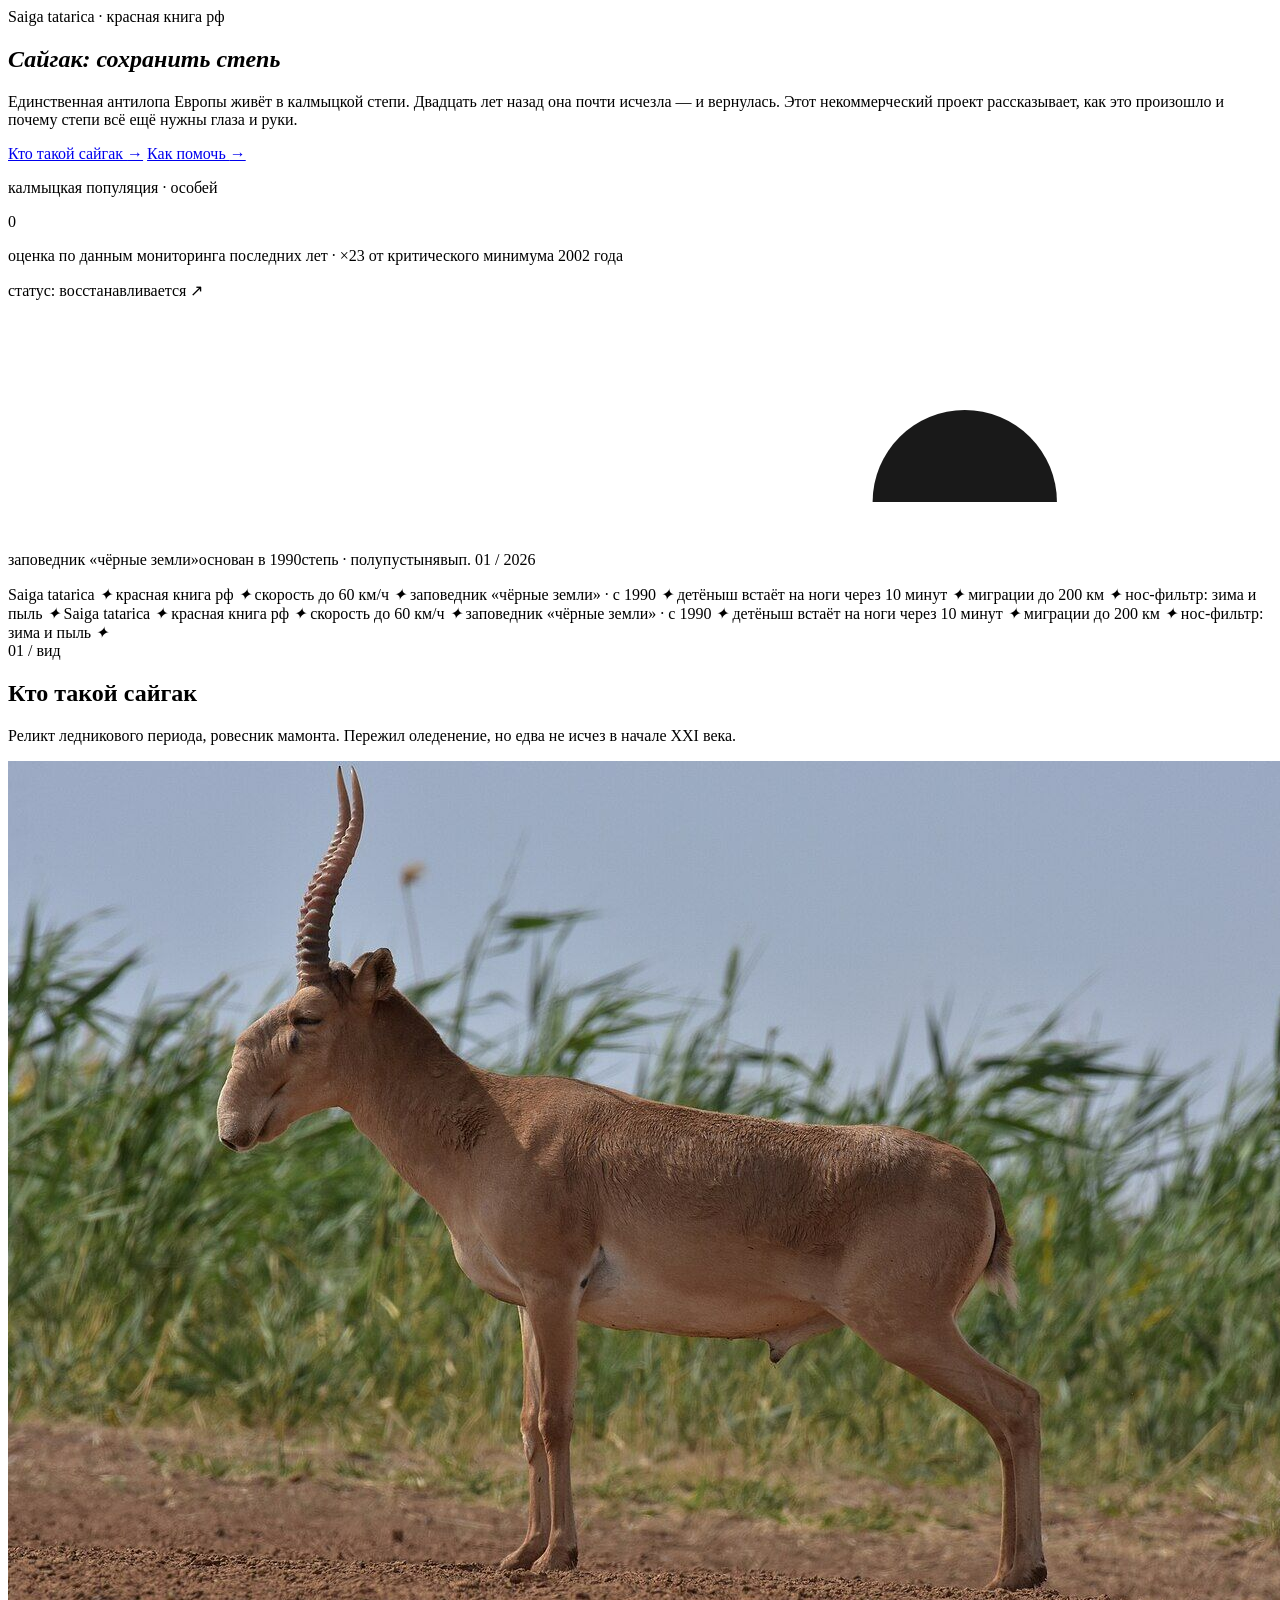
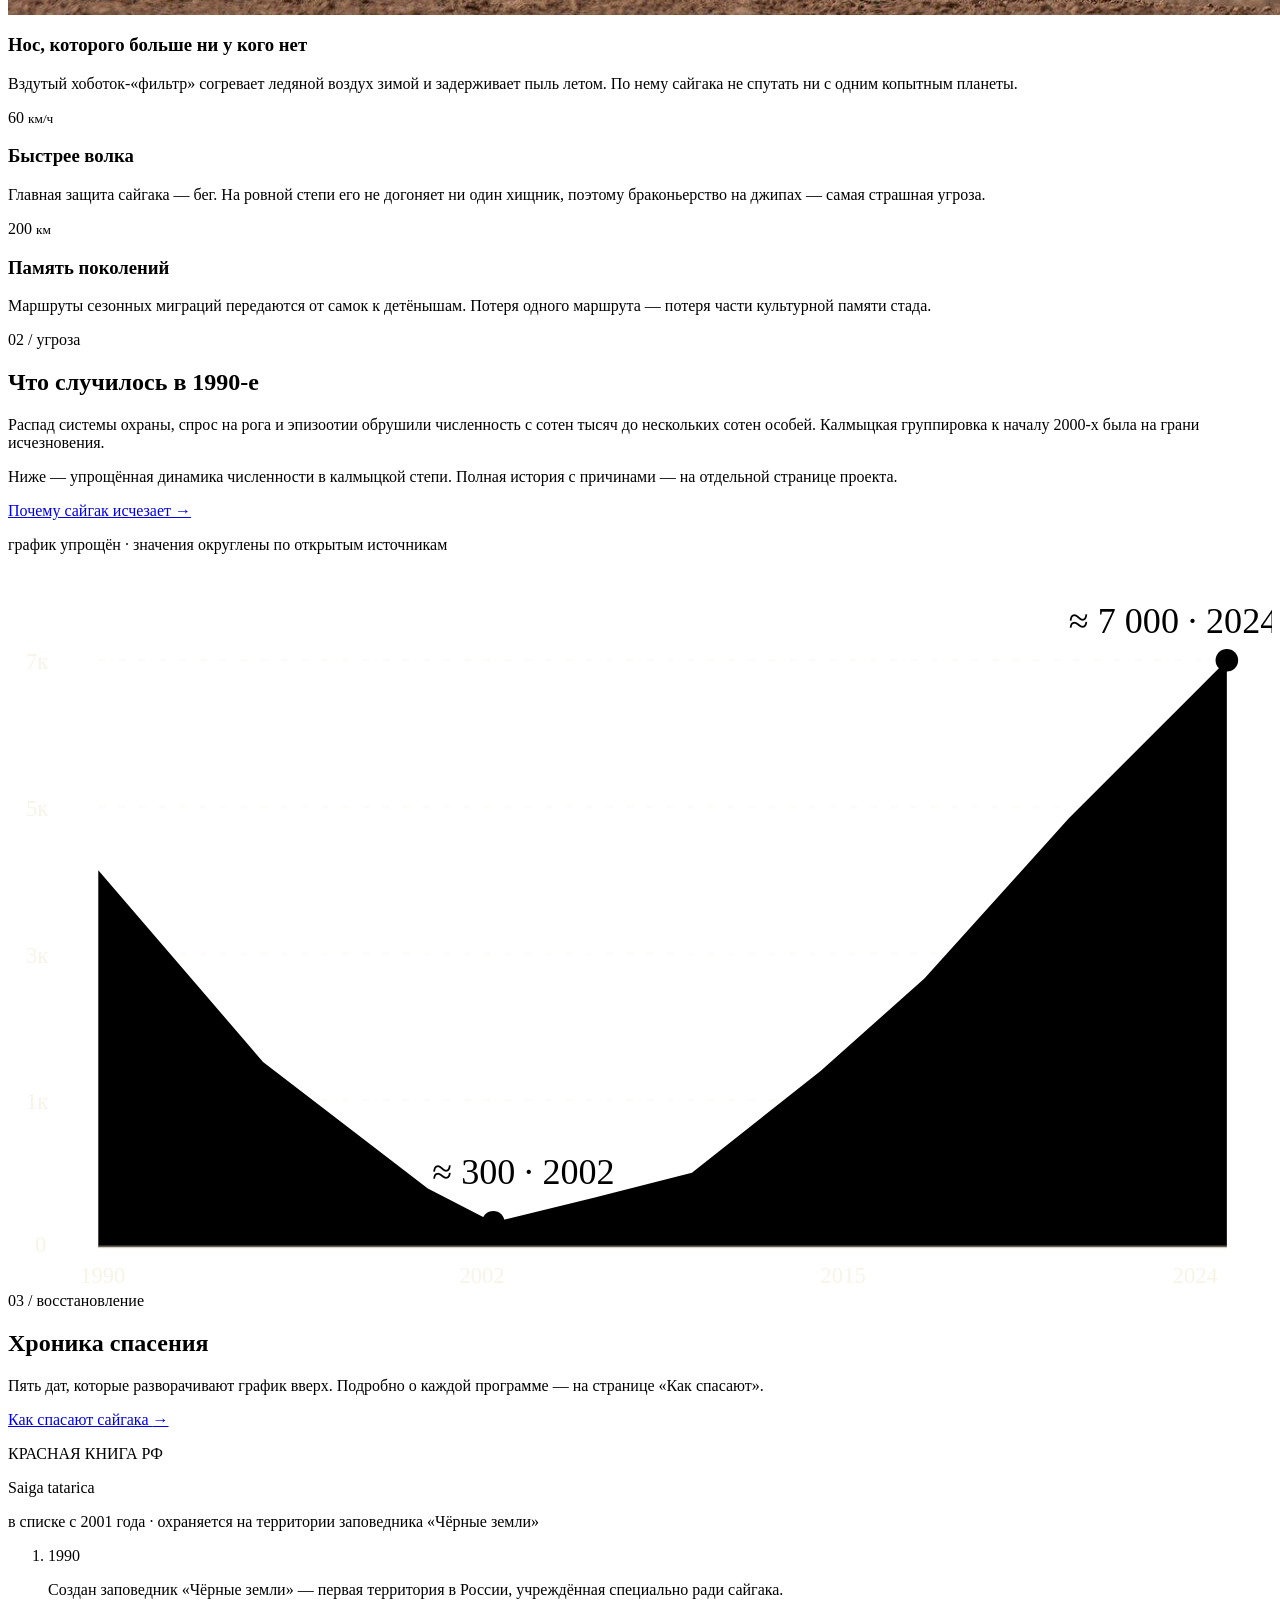
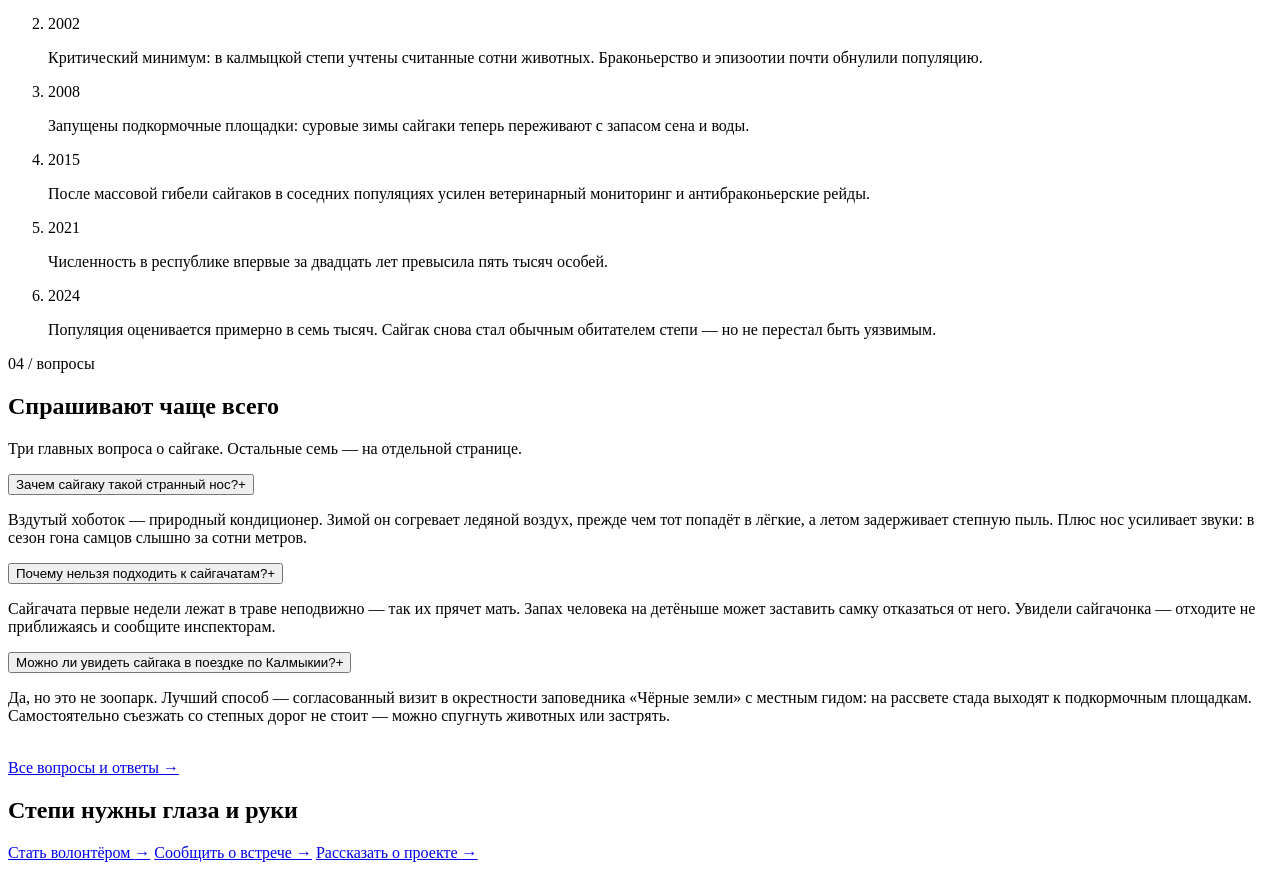
<file: site/index.html>
<!--#set var="PAGE" value="index" -->
<!--#set var="TITLE" value="Сайгак: сохранить степь — полевой проект, Республика Калмыкия" -->
<!--#set var="DESC" value="Некоммерческий просветительский проект о сохранении сайгака и калмыцкой степи. Заповедник «Чёрные земли», вопросы и ответы, как помочь." -->
<!--#set var="NOINDEX" value="true" -->
<!--#set var="ISSUE" value="01" -->
<!--#set var="PAGE_PATH" value="/" -->
<!--#include virtual="/partials/head.html" -->
<body>

<!--#include virtual="/partials/saiga-symbol.html" -->
<div class="noise" aria-hidden="true"></div>
<!--#include virtual="/partials/statusbar.html" -->
<!--#include virtual="/partials/header-nav.html" -->
<!--#include virtual="/partials/disclaimer.html" -->

<!-- ══ открытие: степь на закате ══ -->
<section class="opening" data-top100-block="hero">
  <div class="wrap open-grid">
    <div class="open-text">
      <p class="kicker mono rv">Saiga tatarica · красная книга рф</p>
      <h1 class="lm">
        <span class="ln"><i>Сайгак:</i></span>
        <span class="ln"><i>сохранить</i></span>
        <span class="ln"><i class="acc">степь</i></span>
      </h1>
      <p class="lede rv d3">Единственная антилопа Европы живёт в калмыцкой степи. Двадцать лет назад она почти исчезла — и вернулась. Этот некоммерческий проект рассказывает, как это произошло и почему степи всё ещё нужны глаза и руки.</p>
      <div class="open-cta rv d4">
        <a class="btn red" href="saiga.html" data-track="cta_about_saiga">Кто такой сайгак <span class="a">→</span></a>
        <a class="btn" href="help.html" data-track="cta_help_open">Как помочь <span class="a">→</span></a>
      </div>
    </div>
    <aside class="counter-card rv d2" aria-label="Численность популяции">
      <p class="cc-top mono">калмыцкая популяция · особей</p>
      <p class="cc-num"><span id="popCounter">0</span></p>
      <p class="cc-note mono">оценка по данным мониторинга последних лет · <span class="cc-up">×23</span> от критического минимума 2002 года</p>
      <p class="cc-tag mono">статус: восстанавливается ↗</p>
    </aside>
  </div>

  <!-- горизонт степи -->
  <div class="horizon" aria-hidden="true">
    <svg viewBox="0 0 1440 250" preserveAspectRatio="xMidYMax slice">
      <defs><clipPath id="above"><rect x="0" y="0" width="1440" height="212"/></clipPath></defs>
      <circle cx="1090" cy="212" r="105" fill="var(--red)" opacity=".9" clip-path="url(#above)"/>
      <line x1="0" y1="212" x2="1440" y2="212" stroke="var(--ink)" stroke-width="1.5"/>
      <g stroke="var(--ink)" stroke-width="2" stroke-linecap="round" opacity=".8">
        <path d="M120 212 l3 -11 M128 212 l2 -7 M300 212 l3 -9 M307 212 l2 -6 M620 212 l3 -10 M1240 212 l3 -9 M1247 212 l2 -6 M1390 212 l3 -8"/>
      </g>
      <g class="herd" fill="var(--ink)">
        <use href="#saiga" width="126" height="81" transform="translate(180 132)"/>
        <use href="#saiga" width="92" height="59" transform="translate(360 154)"/>
        <use href="#saiga" width="150" height="96" transform="translate(520 117)"/>
        <use href="#saiga" width="70" height="45" transform="translate(740 168)" opacity=".55"/>
        <use href="#saiga" width="56" height="36" transform="translate(860 177)" opacity=".4"/>
      </g>
    </svg>
  </div>
  <div class="wrap"><p class="ticks mono"><span>заповедник «чёрные земли»</span><span class="hide-s">основан в 1990</span><span class="hide-s">степь · полупустыня</span><span>вып. 01 / 2026</span></p></div>
</section>

<!-- ══ бегущая строка ══ -->
<div class="marq" aria-hidden="true">
  <div class="marq-track">
    <span>Saiga tatarica <em>✦</em> красная книга рф <em>✦</em> скорость до 60 км/ч <em>✦</em> заповедник «чёрные земли» · с 1990 <em>✦</em> детёныш встаёт на ноги через 10 минут <em>✦</em> миграции до 200 км <em>✦</em> нос-фильтр: зима и пыль <em>✦</em> </span>
    <span>Saiga tatarica <em>✦</em> красная книга рф <em>✦</em> скорость до 60 км/ч <em>✦</em> заповедник «чёрные земли» · с 1990 <em>✦</em> детёныш встаёт на ноги через 10 минут <em>✦</em> миграции до 200 км <em>✦</em> нос-фильтр: зима и пыль <em>✦</em> </span>
  </div>
</div>

<!-- ══ 01 / вид ══ -->
<section class="sec" id="who">
  <div class="wrap">
    <div class="shead">
      <span class="sindex mono">01 / вид</span>
      <h2 class="rv">Кто такой сайгак</h2>
      <p class="snote">Реликт ледникового периода, ровесник мамонта. Пережил оледенение, но едва не исчез в начале XXI века.</p>
    </div>
    <div class="who-grid">
      <article class="who-big rv">
        <div class="kb"><img src="img/saiga-nose-portrait.jpg" width="1280" height="854" alt="Сайгак в профиль в калмыцкой степи" decoding="async"></div>
        <div class="who-cap">
          <h3>Нос, которого больше ни у кого нет</h3>
          <p>Вздутый хоботок-«фильтр» согревает ледяной воздух зимой и задерживает пыль летом. По нему сайгака не спутать ни с одним копытным планеты.</p>
        </div>
      </article>
      <article class="who-card rv d1">
        <p class="wc-num">60 <small>км/ч</small></p>
        <h3>Быстрее волка</h3>
        <p>Главная защита сайгака — бег. На ровной степи его не догоняет ни один хищник, поэтому браконьерство на джипах — самая страшная угроза.</p>
      </article>
      <article class="who-card rv d2">
        <p class="wc-num">200 <small>км</small></p>
        <h3>Память поколений</h3>
        <p>Маршруты сезонных миграций передаются от самок к детёнышам. Потеря одного маршрута — потеря части культурной памяти стада.</p>
      </article>
    </div>
  </div>
</section>

<!-- ══ 02 / что случилось ══ -->
<section class="sec dark" id="what">
  <div class="wrap dark-grid">
    <div class="dark-text">
      <span class="sindex mono">02 / угроза</span>
      <h2 class="rv">Что случилось в 1990-е</h2>
      <p class="rv d1">Распад системы охраны, спрос на рога и эпизоотии обрушили численность с сотен тысяч до нескольких сотен особей. Калмыцкая группировка к началу 2000-х была на грани исчезновения.</p>
      <p class="rv d2">Ниже — упрощённая динамика численности в калмыцкой степи. Полная история с причинами — на отдельной странице проекта.</p>
      <a class="btn light rv d3" href="decline.html" data-track="cta_decline_open">Почему сайгак исчезает <span class="a">→</span></a>
      <p class="src mono">график упрощён · значения округлены по открытым источникам</p>
    </div>
    <div class="chart-wrap rv">
      <svg class="chart" viewBox="0 0 560 320" role="img" aria-label="Динамика численности сайгака: 1990 — около 4500 особей, 2002 — около 300, 2024 — около 7000">
        <g class="grid" stroke="rgba(242,233,212,.14)" stroke-dasharray="3 6">
          <line x1="40" y1="40"  x2="540" y2="40"/>
          <line x1="40" y1="105" x2="540" y2="105"/>
          <line x1="40" y1="170" x2="540" y2="170"/>
          <line x1="40" y1="235" x2="540" y2="235"/>
        </g>
        <g class="ylab mono" fill="rgba(242,233,212,.55)" font-size="10">
          <text x="8" y="44">7к</text><text x="8" y="109">5к</text><text x="8" y="174">3к</text><text x="8" y="239">1к</text><text x="12" y="302">0</text>
        </g>
        <path class="area" d="M40 133 L113 218 L186 274 L215 289 L260 278 L303 267 L360 222 L406 181 L470 110 L540 40 L540 300 L40 300 Z"/>
        <polyline class="poly" fill="none" points="40,133 113,218 186,274 215,289 260,278 303,267 360,222 406,181 470,110 540,40"/>
        <g class="pt pt-red">
          <circle cx="215" cy="289" r="5"/>
          <text x="188" y="272">≈ 300 · 2002</text>
        </g>
        <g class="pt pt-now">
          <circle cx="540" cy="40" r="5"/>
          <text x="470" y="28">≈ 7 000 · 2024</text>
        </g>
        <line x1="40" y1="300" x2="540" y2="300" stroke="rgba(242,233,212,.4)" stroke-width="1.5"/>
        <g class="xlab mono" fill="rgba(242,233,212,.55)" font-size="10">
          <text x="32" y="316">1990</text><text x="200" y="316">2002</text><text x="360" y="316">2015</text><text x="516" y="316">2024</text>
        </g>
      </svg>
    </div>
  </div>
</section>

<!-- ══ 03 / хроника спасения ══ -->
<section class="sec" id="timeline">
  <div class="wrap tl-grid">
    <div class="tl-left">
      <div class="sticky">
        <span class="sindex mono">03 / восстановление</span>
        <h2 class="rv">Хроника спасения</h2>
        <p class="rv d1">Пять дат, которые разворачивают график вверх. Подробно о каждой программе — на странице «Как спасают».</p>
        <a class="btn rv d2" href="rescue.html" data-track="cta_rescue_open">Как спасают сайгака <span class="a">→</span></a>
        <div class="redbook rv d3" role="note">
          <p class="rb-t">КРАСНАЯ КНИГА РФ</p>
          <p class="rb-s">Saiga tatarica</p>
          <p class="rb-n">в списке с 2001 года · охраняется на территории заповедника «Чёрные земли»</p>
        </div>
      </div>
    </div>
    <ol class="tl-right">
      <li class="tl-item rv"><span class="tl-y">1990</span><p>Создан заповедник «Чёрные земли» — первая территория в России, учреждённая специально ради сайгака.</p></li>
      <li class="tl-item rv"><span class="tl-y">2002</span><p>Критический минимум: в калмыцкой степи учтены считанные сотни животных. Браконьерство и эпизоотии почти обнулили популяцию.</p></li>
      <li class="tl-item rv"><span class="tl-y">2008</span><p>Запущены подкормочные площадки: суровые зимы сайгаки теперь переживают с запасом сена и воды.</p></li>
      <li class="tl-item rv"><span class="tl-y">2015</span><p>После массовой гибели сайгаков в соседних популяциях усилен ветеринарный мониторинг и антибраконьерские рейды.</p></li>
      <li class="tl-item rv"><span class="tl-y">2021</span><p>Численность в республике впервые за двадцать лет превысила пять тысяч особей.</p></li>
      <li class="tl-item rv"><span class="tl-y">2024</span><p>Популяция оценивается примерно в семь тысяч. Сайгак снова стал обычным обитателем степи — но не перестал быть уязвимым.</p></li>
    </ol>
  </div>
</section>

<!-- ══ 04 / вопросы ══ -->
<section class="sec paper2" id="faq-teaser">
  <div class="wrap">
    <div class="shead">
      <span class="sindex mono">04 / вопросы</span>
      <h2 class="rv">Спрашивают чаще всего</h2>
      <p class="snote">Три главных вопроса о сайгаке. Остальные семь — на отдельной странице.</p>
    </div>
    <div class="faq rv">
      <div class="faq-item" data-q="nose">
        <button class="faq-q" type="button">Зачем сайгаку такой странный нос?<span class="pm">+</span></button>
        <div class="faq-a"><div><p>Вздутый хоботок — природный кондиционер. Зимой он согревает ледяной воздух, прежде чем тот попадёт в лёгкие, а летом задерживает степную пыль. Плюс нос усиливает звуки: в сезон гона самцов слышно за сотни метров.</p></div></div>
      </div>
      <div class="faq-item" data-q="calves">
        <button class="faq-q" type="button">Почему нельзя подходить к сайгачатам?<span class="pm">+</span></button>
        <div class="faq-a"><div><p>Сайгачата первые недели лежат в траве неподвижно — так их прячет мать. Запах человека на детёныше может заставить самку отказаться от него. Увидели сайгачонка — отходите не приближаясь и сообщите инспекторам.</p></div></div>
      </div>
      <div class="faq-item" data-q="see">
        <button class="faq-q" type="button">Можно ли увидеть сайгака в поездке по Калмыкии?<span class="pm">+</span></button>
        <div class="faq-a"><div><p>Да, но это не зоопарк. Лучший способ — согласованный визит в окрестности заповедника «Чёрные земли» с местным гидом: на рассвете стада выходят к подкормочным площадкам. Самостоятельно съезжать со степных дорог не стоит — можно спугнуть животных или застрять.</p></div></div>
      </div>
    </div>
    <div class="open-cta rv d1" style="margin-top:34px">
      <a class="btn" href="faq.html" data-track="cta_faq_all">Все вопросы и ответы <span class="a">→</span></a>
    </div>
  </div>
</section>

<!-- ══ CTA ══ -->
<section class="cta-band">
  <div class="wrap cta-in">
    <h2 class="rv">Степи нужны глаза и руки</h2>
    <div class="cta-actions rv d1">
      <a class="cta-a" href="help.html#volunteer" data-track="cta_volunteer">Стать волонтёром <span class="a">→</span></a>
      <a class="cta-a" href="help.html#sighting" data-track="cta_sighting">Сообщить о встрече <span class="a">→</span></a>
      <a class="cta-a" href="help.html#share" data-track="cta_share">Рассказать о проекте <span class="a">→</span></a>
    </div>
  </div>
</section>

<!--#include virtual="/partials/footer.html" -->
<!--#include virtual="/partials/analytics.html" -->
<script>
const io = new IntersectionObserver(function (entries) {
  entries.forEach(function (en) {
    if (!en.isIntersecting) return;
    en.target.classList.add('in');
    if (en.target.classList.contains('chart-wrap')) drawChart();
    io.unobserve(en.target);
  });
}, { threshold: .18 });
document.querySelectorAll('.rv,.lm,.chart-wrap').forEach(el => io.observe(el));

(function () {
  const el = document.getElementById('popCounter'), target = 7000;
  if (RM) { el.textContent = '7 000'; return; }
  let t0 = null;
  function step(ts) {
    if (!t0) t0 = ts;
    const p = Math.min((ts - t0) / 2200, 1);
    const eased = 1 - Math.pow(1 - p, 3);
    el.textContent = Math.round(target * eased).toLocaleString('ru-RU');
    if (p < 1) requestAnimationFrame(step);
  }
  requestAnimationFrame(step);
})();

let drawn = false;
function drawChart() {
  if (drawn) return; drawn = true;
  const poly = document.querySelector('.chart .poly');
  if (!poly) return;
  const len = poly.getTotalLength ? poly.getTotalLength() : 900;
  poly.style.strokeDasharray = len;
  poly.style.strokeDashoffset = RM ? 0 : len;
  poly.getBoundingClientRect();
  requestAnimationFrame(() => {
    poly.style.transition = RM ? 'none' : 'stroke-dashoffset 2.2s cubic-bezier(.4,0,.2,1) .2s';
    poly.style.strokeDashoffset = 0;
  });
}

document.querySelectorAll('.faq-q').forEach(function (btn) {
  btn.addEventListener('click', function () {
    const item = btn.closest('.faq-item');
    const wasOpen = item.classList.contains('open');
    item.parentElement.querySelectorAll('.faq-item.open').forEach(i => i.classList.remove('open'));
    if (!wasOpen) {
      item.classList.add('open');
      track('faq_open', { q: item.dataset.q });
    }
  });
});
</script>
</body>
</html>
</file>
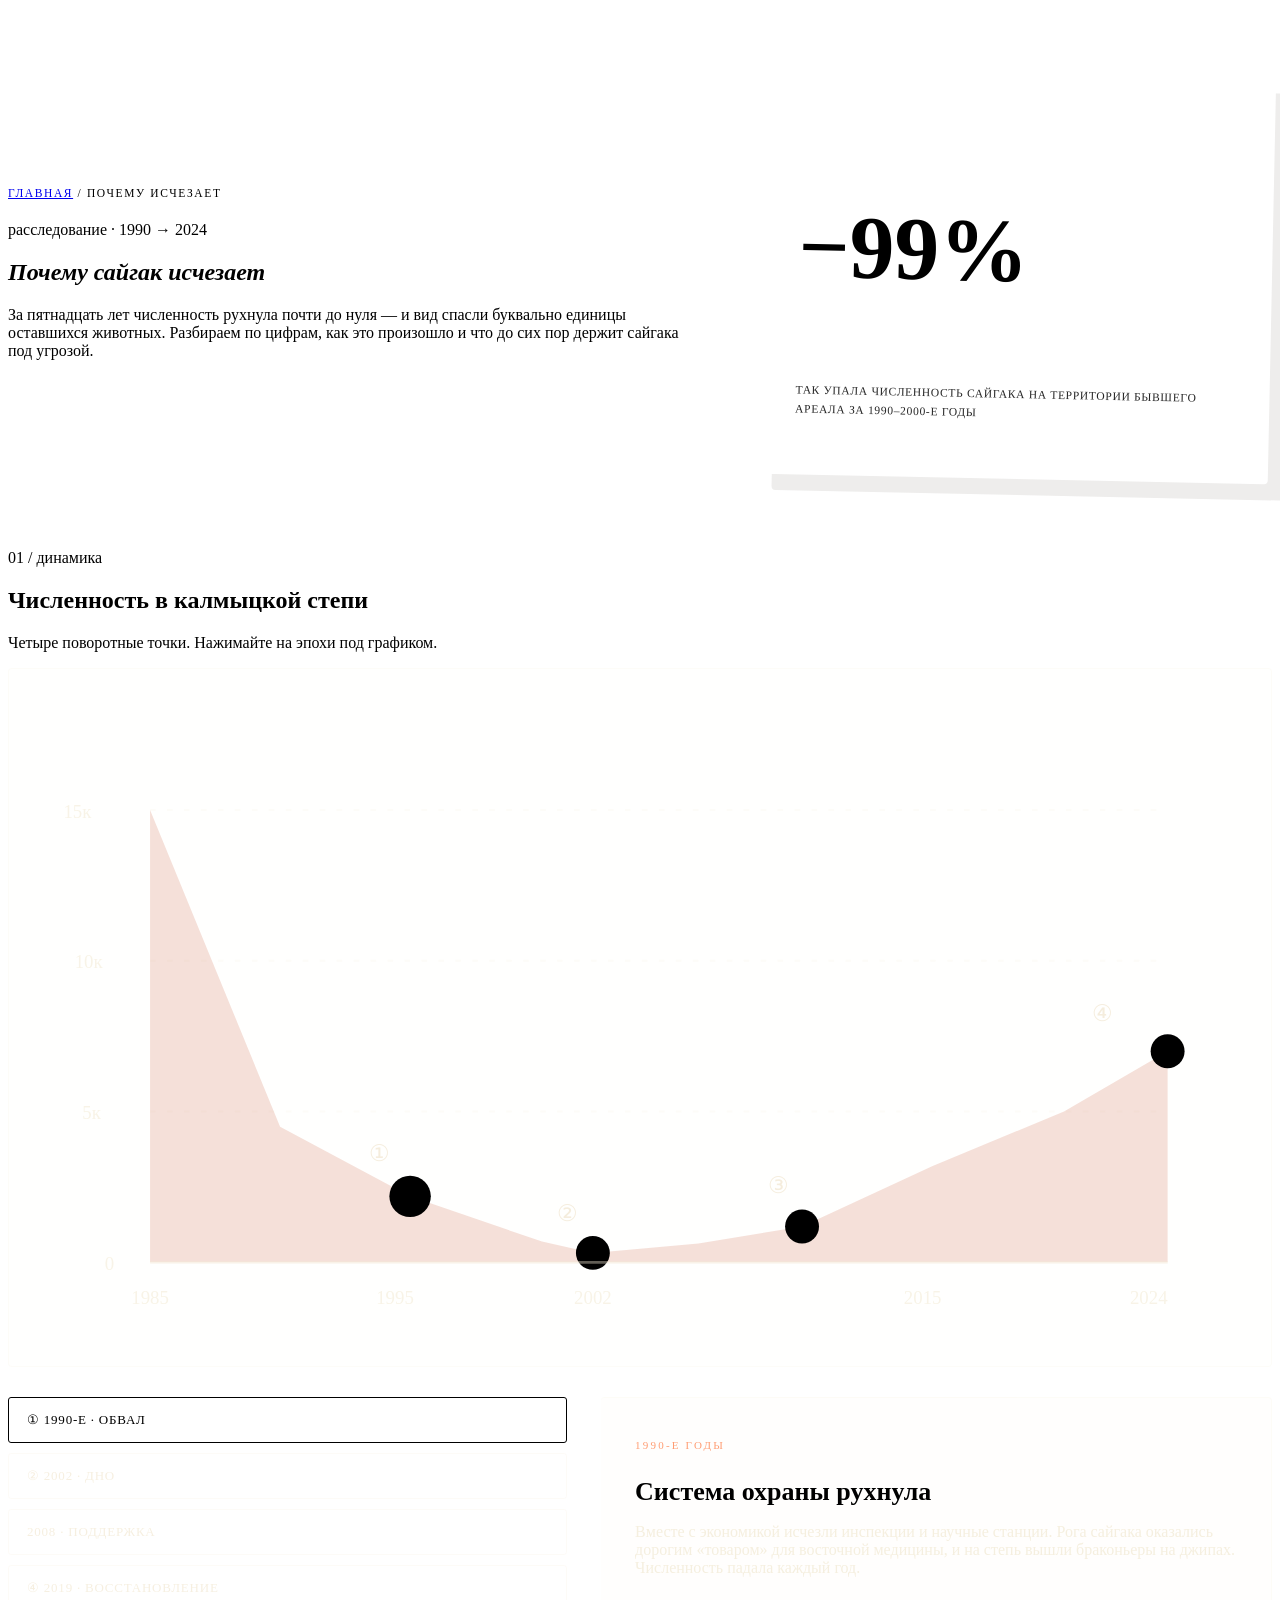
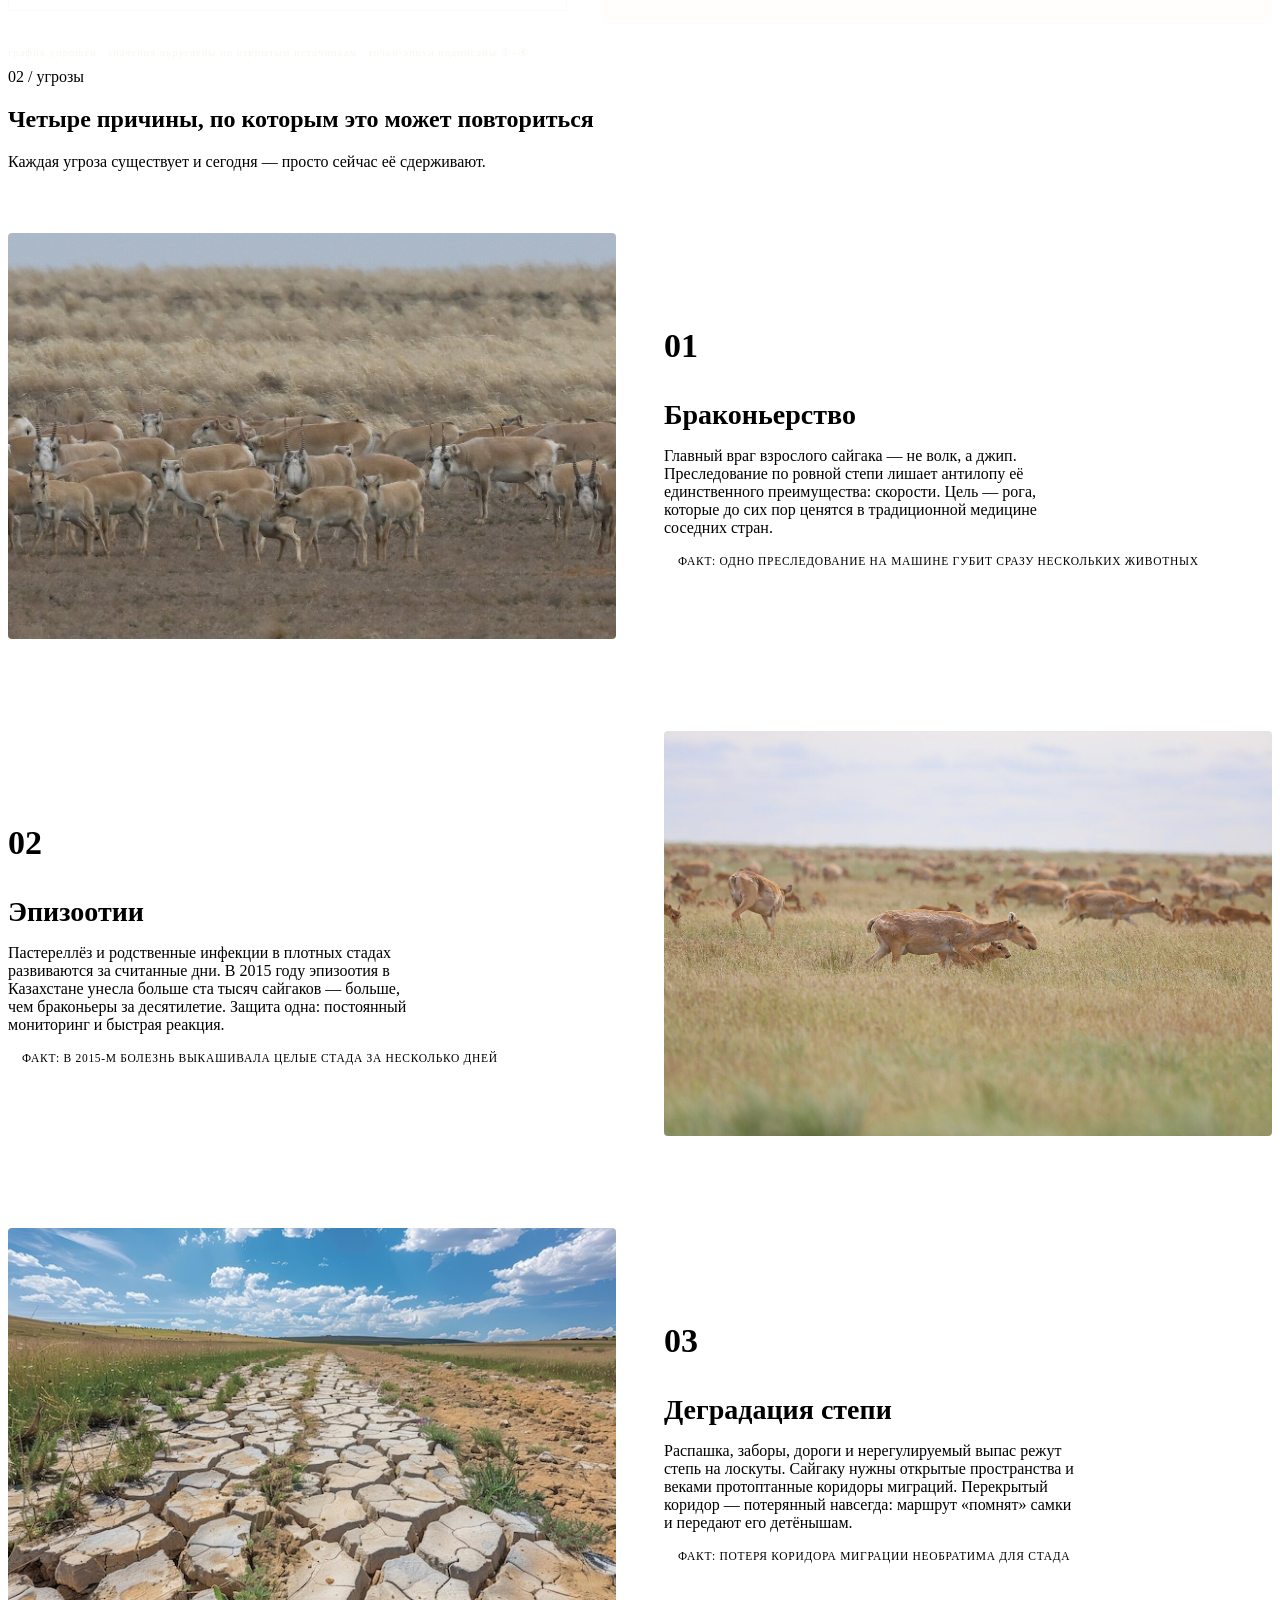
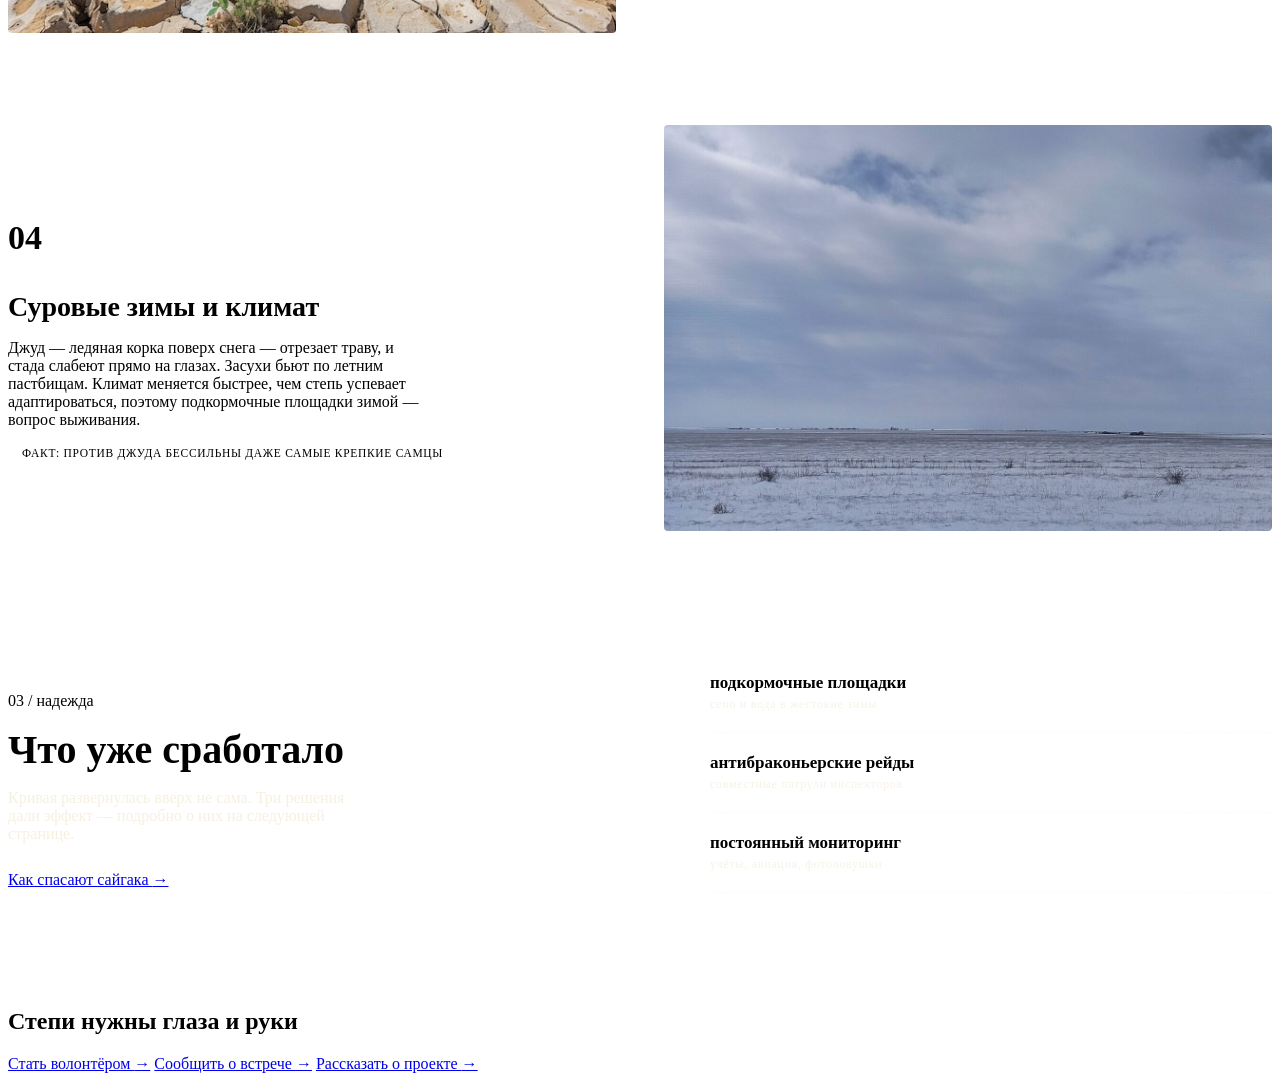
<file: site/decline.html>
<!--#set var="PAGE" value="decline" -->
<!--#set var="TITLE" value="Почему сайгак исчезает | Сайгак: сохранить степь" -->
<!--#set var="DESC" value="Как сайгак едва не исчез: динамика численности, четыре главные угрозы — браконьерство, эпизоотии, деградация степи, суровые зимы." -->
<!--#set var="NOINDEX" value="true" -->
<!--#set var="ISSUE" value="03" -->
<!--#set var="STATUS_TEXT" value="вып. 03 · расследование" -->
<!--#set var="PAGE_PATH" value="/decline.html" -->
<!--#include virtual="/partials/head.html" -->
<body>

<!--#include virtual="/partials/saiga-symbol.html" -->
<div class="noise" aria-hidden="true"></div>
<!--#include virtual="/partials/statusbar.html" -->
<!--#include virtual="/partials/header-nav.html" -->
<!--#include virtual="/partials/disclaimer.html" -->

<main>

<!-- ══ открытие ══ -->
<section class="pg-open">
  <div class="wrap po-grid">
    <div>
      <p class="crumbs mono rv"><a href="index.html">главная</a> / почему исчезает</p>
      <p class="kicker mono rv">расследование · 1990 → 2024</p>
      <h1 class="lm">
        <span class="ln"><i>Почему</i></span>
        <span class="ln"><i>сайгак</i></span>
        <span class="ln"><i class="acc">исчезает</i></span>
      </h1>
      <p class="lede rv d2">За пятнадцать лет численность рухнула почти до нуля — и вид спасли буквально единицы оставшихся животных. Разбираем по цифрам, как это произошло и что до сих пор держит сайгака под угрозой.</p>
    </div>
    <aside class="loss rv d1" aria-label="Падение численности">
      <p class="loss-num">−99%</p>
      <p class="loss-cap mono">так упала численность сайгака на территории бывшего ареала за 1990–2000-е годы</p>
    </aside>
  </div>
</section>

<!-- ══ большой график ══ -->
<section class="sec dark" id="chart">
  <div class="wrap">
    <div class="shead">
      <span class="sindex mono">01 / динамика</span>
      <h2 class="rv">Численность в калмыцкой степи</h2>
      <p class="snote">Четыре поворотные точки. Нажимайте на эпохи под графиком.</p>
    </div>
    <div class="bchart-wrap rv">
      <svg class="bchart" viewBox="0 0 640 340" role="img" aria-label="График численности сайгака в Калмыкии, 1985–2024 годы">
        <g class="grid" stroke="rgba(242,233,212,.14)" stroke-dasharray="3 6">
          <line x1="60" y1="60"  x2="600" y2="60"/>
          <line x1="60" y1="140" x2="600" y2="140"/>
          <line x1="60" y1="220" x2="600" y2="220"/>
        </g>
        <g class="ylab mono" fill="rgba(242,233,212,.55)" font-size="10">
          <text x="14" y="64">15к</text><text x="20" y="144">10к</text><text x="24" y="224">5к</text><text x="36" y="304">0</text>
        </g>
        <path class="area" d="M60 60 L129 228 L198 265 L268 289 L295 295 L351 290 L406 281 L475 249 L545 220 L600 188 L600 300 L60 300 Z"/>
        <polyline class="poly" fill="none" points="60,60 129,228 198,265 268,289 295,295 351,290 406,281 475,249 545,220 600,188"/>
        <g class="mark" data-era="a"><circle cx="198" cy="265" r="9"/><text x="176" y="246">①</text></g>
        <g class="mark" data-era="b"><circle cx="295" cy="295" r="9"/><text x="276" y="278">②</text></g>
        <g class="mark" data-era="c"><circle cx="406" cy="281" r="9"/><text x="388" y="263">③</text></g>
        <g class="mark" data-era="d"><circle cx="600" cy="188" r="9"/><text x="560" y="172">④</text></g>
        <line x1="60" y1="300" x2="600" y2="300" stroke="rgba(242,233,212,.4)" stroke-width="1.5"/>
        <g class="xlab mono" fill="rgba(242,233,212,.55)" font-size="10">
          <text x="50" y="322">1985</text><text x="180" y="322">1995</text><text x="285" y="322">2002</text><text x="460" y="322">2015</text><text x="580" y="322">2024</text>
        </g>
      </svg>
    </div>
    <div class="era-grid rv d1">
      <div class="era-tabs" role="tablist" aria-label="Эпохи">
        <button class="era active" data-era="a" type="button">① 1990-е · обвал</button>
        <button class="era" data-era="b" type="button">② 2002 · дно</button>
        <button class="era" data-era="c" type="button"> 2008 · поддержка</button>
        <button class="era" data-era="d" type="button">④ 2019 · восстановление</button>
      </div>
      <div class="era-panel" aria-live="polite">
        <div id="era-body">
          <p class="era-y mono">1990-е годы</p>
          <h3 id="era-title">Система охраны рухнула</h3>
          <p id="era-text">Вместе с экономикой исчезли инспекции и научные станции. Рога сайгака оказались дорогим «товаром» для восточной медицины, и на степь вышли браконьеры на джипах. Численность падала каждый год.</p>
        </div>
      </div>
    </div>
    <p class="src mono">график упрощён · значения округлены по открытым источникам · точки-эпохи подписаны ①–④</p>
  </div>
</section>

<!-- ═ четыре угрозы ══ -->
<section class="sec" id="threats">
  <div class="wrap">
    <div class="shead">
      <span class="sindex mono">02 / угрозы</span>
      <h2 class="rv">Четыре причины, по которым это может повториться</h2>
      <p class="snote">Каждая угроза существует и сегодня — просто сейчас её сдерживают.</p>
    </div>

    <article class="threat rv">
      <div class="img"><img src="img/saiga-herd-steppe.jpg" width="1280" height="965" alt="Стадо сайгаков в степи" loading="lazy" decoding="async"></div>
      <div class="txt">
        <p class="t-n">01</p>
        <h3>Браконьерство</h3>
        <p>Главный враг взрослого сайгака — не волк, а джип. Преследование по ровной степи лишает антилопу её единственного преимущества: скорости. Цель — рога, которые до сих пор ценятся в традиционной медицине соседних стран.</p>
        <p class="fact mono">факт: одно преследование на машине губит сразу нескольких животных</p>
      </div>
    </article>

    <article class="threat rev rv">
      <div class="img"><img src="img/saiga-dense-herd.jpg" width="1280" height="853" alt="Плотное стадо сайгаков в степи (фото: AleksandrPutilin, CC BY-SA 4.0)" loading="lazy" decoding="async"></div>
      <div class="txt">
        <p class="t-n">02</p>
        <h3>Эпизоотии</h3>
        <p>Пастереллёз и родственные инфекции в плотных стадах развиваются за считанные дни. В 2015 году эпизоотия в Казахстане унесла больше ста тысяч сайгаков — больше, чем браконьеры за десятилетие. Защита одна: постоянный мониторинг и быстрая реакция.</p>
        <p class="fact mono">факт: в 2015-м болезнь выкашивала целые стада за несколько дней</p>
      </div>
    </article>

    <article class="threat rv">
      <div class="img"><img src="img/plowed-steppe-road.jpg" width="626" height="471" alt="Распаханная степь и дорога" loading="lazy" decoding="async"></div>
      <div class="txt">
        <p class="t-n">03</p>
        <h3>Деградация степи</h3>
        <p>Распашка, заборы, дороги и нерегулируемый выпас режут степь на лоскуты. Сайгаку нужны открытые пространства и веками протоптанные коридоры миграций. Перекрытый коридор — потерянный навсегда: маршрут «помнят» самки и передают его детёнышам.</p>
        <p class="fact mono">факт: потеря коридора миграции необратима для стада</p>
      </div>
    </article>

    <article class="threat rev rv">
      <div class="img"><img src="img/kalmykia-harsh-winter.jpg" width="1280" height="853" alt="Суровая зима в калмыцкой степи" loading="lazy" decoding="async"></div>
      <div class="txt">
        <p class="t-n">04</p>
        <h3>Суровые зимы и климат</h3>
        <p>Джуд — ледяная корка поверх снега — отрезает траву, и стада слабеют прямо на глазах. Засухи бьют по летним пастбищам. Климат меняется быстрее, чем степь успевает адаптироваться, поэтому подкормочные площадки зимой — вопрос выживания.</p>
        <p class="fact mono">факт: против джуда бессильны даже самые крепкие самцы</p>
      </div>
    </article>
  </div>
</section>

<!-- ══ что уже сработало ══ -->
<section class="worked">
  <div class="wrap w-grid">
    <div class="rv">
      <p class="sindex mono">03 / надежда</p>
      <h2>Что уже сработало</h2>
      <p class="w-note">Кривая развернулась вверх не сама. Три решения дали эффект — подробно о них на следующей странице.</p>
      <a class="btn light rv d2" href="rescue.html" data-track="cta_rescue_open">Как спасают сайгака <span class="a">→</span></a>
    </div>
    <ul class="w-list rv d1">
      <li><b>подкормочные площадки</b><span>сено и вода в жестокие зимы</span></li>
      <li><b>антибраконьерские рейды</b><span>совместные патрули инспекторов</span></li>
      <li><b>постоянный мониторинг</b><span>учёты, авиация, фотоловушки</span></li>
    </ul>
  </div>
</section>

<!-- ══ CTA ══ -->
<section class="cta-band">
  <div class="wrap cta-in">
    <h2 class="rv">Степи нужны глаза и руки</h2>
    <div class="cta-actions rv d1">
      <a class="cta-a" href="help.html#volunteer" data-track="cta_volunteer">Стать волонтёром <span class="a">→</span></a>
      <a class="cta-a" href="help.html#sighting" data-track="cta_sighting">Сообщить о встрече <span class="a">→</span></a>
      <a class="cta-a" href="help.html#share" data-track="cta_share">Рассказать о проекте <span class="a">→</span></a>
    </div>
  </div>
</section>

</main>

<!--#include virtual="/partials/footer.html" -->
<!--#include virtual="/partials/analytics.html" -->
<style>
/* ── страница «Почему исчезает» ───────────────────────── */
.pg-open{padding:64px 0 70px;border-bottom:1px solid var(--line)}
.po-grid{display:grid;grid-template-columns:1.15fr .85fr;gap:60px;align-items:center}
.crumbs{font-size:11.5px;letter-spacing:.14em;text-transform:uppercase;color:var(--ink-soft);margin-bottom:22px}
.crumbs a{border-bottom:1px solid var(--red);transition:.2s}
.crumbs a:hover{color:var(--red)}

/* −99% */
.loss{background:var(--red);color:var(--cream);border-radius:4px;padding:44px 38px;box-shadow:16px 16px 0 rgba(37,31,22,.08);transform:rotate(1.2deg)}
.loss-num{font-family:var(--disp);font-weight:900;font-size:clamp(64px,7vw,110px);line-height:1}
.loss-cap{margin-top:16px;font-size:11.5px;line-height:1.7;letter-spacing:.06em;text-transform:uppercase;opacity:.85}

/* большой график */
.bchart-wrap{background:rgba(242,233,212,.04);border:1px solid rgba(242,233,212,.14);border-radius:4px;padding:28px}
.bchart{width:100%;height:auto;display:block}
.bchart .area{fill:rgba(194,64,29,.16)}
.bchart .poly{stroke:var(--cream);stroke-width:2.5;stroke-linejoin:round;stroke-linecap:round}
.bchart .mark circle{fill:var(--dusk);stroke:var(--cream);stroke-width:2;transition:.25s}
.bchart .mark text{font-family:var(--mono);font-size:12px;fill:rgba(242,233,212,.8)}
.bchart .mark.active circle{fill:var(--red);stroke:var(--red);r:11}
.src{font-size:10.5px;letter-spacing:.1em;color:rgba(242,233,212,.42)!important;margin-top:22px}

/* эпохи */
.era-grid{display:grid;grid-template-columns:1fr 1.2fr;gap:34px;margin-top:30px;align-items:start}
.era-tabs{display:flex;flex-direction:column;gap:10px}
.era{font-family:var(--mono);font-size:13px;letter-spacing:.06em;text-transform:uppercase;text-align:left;padding:14px 18px;border:1px solid rgba(242,233,212,.2);background:transparent;color:rgba(242,233,212,.72);border-radius:3px;transition:.25s;cursor:pointer}
.era:hover{border-color:var(--cream);color:var(--cream)}
.era.active{background:var(--red);border-color:var(--red);color:var(--cream)}
.era-panel{background:rgba(242,233,212,.05);border:1px solid rgba(242,233,212,.16);border-left:4px solid var(--red);border-radius:4px;padding:30px 34px}
.era-y{font-size:11px;letter-spacing:.2em;text-transform:uppercase;color:#ff9c72;margin-bottom:10px}
.era-panel h3{font-family:var(--disp);font-weight:700;font-size:clamp(19px,2.4vw,26px);margin-bottom:12px}
.era-panel p:last-child{color:rgba(242,233,212,.75)}
#era-body{animation:eraIn .4s ease}
@keyframes eraIn{from{opacity:0;transform:translateY(8px)}to{opacity:1;transform:none}}

/* угрозы */
.threat{display:grid;grid-template-columns:1fr 1fr;gap:48px;align-items:center;padding:46px 0;border-bottom:1px dashed var(--line)}
.threat:last-of-type{border-bottom:0}
.threat .img{overflow:hidden;border-radius:4px;aspect-ratio:3/2;border:1px solid var(--line);background:var(--paper2)}
.threat .img img{width:100%;height:100%;object-fit:cover;transition:transform .8s cubic-bezier(.2,.7,.2,1)}
.threat:hover .img img{transform:scale(1.06)}
.threat.rev .img{order:2}
.t-n{font-family:var(--disp);font-weight:900;font-size:34px;color:var(--red)}
.threat h3{font-family:var(--disp);font-weight:700;font-size:clamp(20px,2.6vw,28px);margin:10px 0 14px}
.threat .txt p:not(.fact){color:var(--ink-soft);max-width:52ch}
.fact{margin-top:18px;font-size:11.5px;letter-spacing:.06em;text-transform:uppercase;color:var(--red);border-left:3px solid var(--red);padding-left:14px}

/* что сработало */
.worked{background:var(--dusk);color:var(--cream);padding:80px 0}
.w-grid{display:grid;grid-template-columns:1fr 1fr;gap:60px;align-items:center}
.worked h2{font-family:var(--disp);font-weight:700;font-size:clamp(26px,3.4vw,40px);margin:16px 0 16px}
.w-note{color:rgba(242,233,212,.7);max-width:44ch;margin-bottom:28px}
.w-list{list-style:none;display:flex;flex-direction:column;gap:0}
.w-list li{display:flex;flex-direction:column;gap:4px;padding:20px 0;border-bottom:1px dashed rgba(242,233,212,.22)}
.w-list li:first-child{padding-top:0}
.w-list b{font-family:var(--disp);font-weight:700;font-size:17px}
.w-list span{font-family:var(--mono);font-size:12px;letter-spacing:.06em;color:rgba(242,233,212,.6)}

@media (max-width:960px){
  .po-grid,.era-grid,.w-grid{grid-template-columns:1fr;gap:40px}
  .threat{grid-template-columns:1fr;gap:26px}
  .threat.rev .img{order:0}
  .era-tabs{flex-direction:row;flex-wrap:wrap}
}
</style>
<script>
/* график: прорисовка линии при появлении */
(function () {
  const wrap = document.querySelector('.bchart-wrap');
  if (!wrap) return;
  const poly = wrap.querySelector('.poly');
  const fio = new IntersectionObserver(function (es) {
    es.forEach(function (en) {
      if (!en.isIntersecting) return;
      const len = poly.getTotalLength ? poly.getTotalLength() : 1400;
      poly.style.strokeDasharray = len;
      poly.style.strokeDashoffset = RM ? 0 : len;
      poly.getBoundingClientRect();
      requestAnimationFrame(() => {
        poly.style.transition = RM ? 'none' : 'stroke-dashoffset 2.4s cubic-bezier(.4,0,.2,1) .2s';
        poly.style.strokeDashoffset = 0;
      });
      fio.unobserve(en.target);
    });
  }, { threshold: .3 });
  fio.observe(wrap);
})();

/* эпохи: синхронно подсвечиваем маркеры на графике */
const ERAS = {
  a: ['1990-е годы', 'Система охраны рухнула', 'Вместе с экономикой исчезли инспекции и научные станции. Рога сайгака оказались дорогим «товаром» для восточной медицины, и на степь вышли браконьеры на джипах. Численность падала каждый год.'],
  b: ['2002 год', 'Дно', 'В калмыцкой степи учтены считанные сотни животных. Вид на грани исчезновения: ещё пара неудачных лет — и восстанавливать было бы некого.'],
  c: ['2008 год', 'Поддержка', 'Запущены подкормочные площадки, усилены рейды, налажен ветеринарный мониторинг. Падение останавливается, кривая впервые за десятилетие идёт вверх.'],
  d: ['2019–2024 годы', 'Восстановление', 'Популяция достигает примерно семи тысяч особей. Но все четыре угрозы никуда не делись — кривую держат люди, а не «само прошло».']
};
function setEra(key){
  document.querySelectorAll('.era').forEach(b => b.classList.toggle('active', b.dataset.era === key));
  document.querySelectorAll('.bchart .mark').forEach(m => m.classList.toggle('active', m.dataset.era === key));
  const [y, t, x] = ERAS[key];
  const body = document.getElementById('era-body');
  body.style.animation = 'none';
  void body.offsetWidth;
  body.style.animation = '';
  body.querySelector('.era-y').textContent = y;
  document.getElementById('era-title').textContent = t;
  document.getElementById('era-text').textContent = x;
}
document.querySelectorAll('.era').forEach(btn => {
  btn.addEventListener('click', function () {
    setEra(btn.dataset.era);
    track('era_open', { era: btn.dataset.era });
  });
});
document.querySelectorAll('.bchart .mark').forEach(m => {
  m.style.cursor = 'pointer';
  m.addEventListener('click', function () {
    setEra(m.dataset.era);
    track('era_open', { era: m.dataset.era, from: 'chart' });
  });
});
setEra('a');
</script>
</body>
</html>
</file>
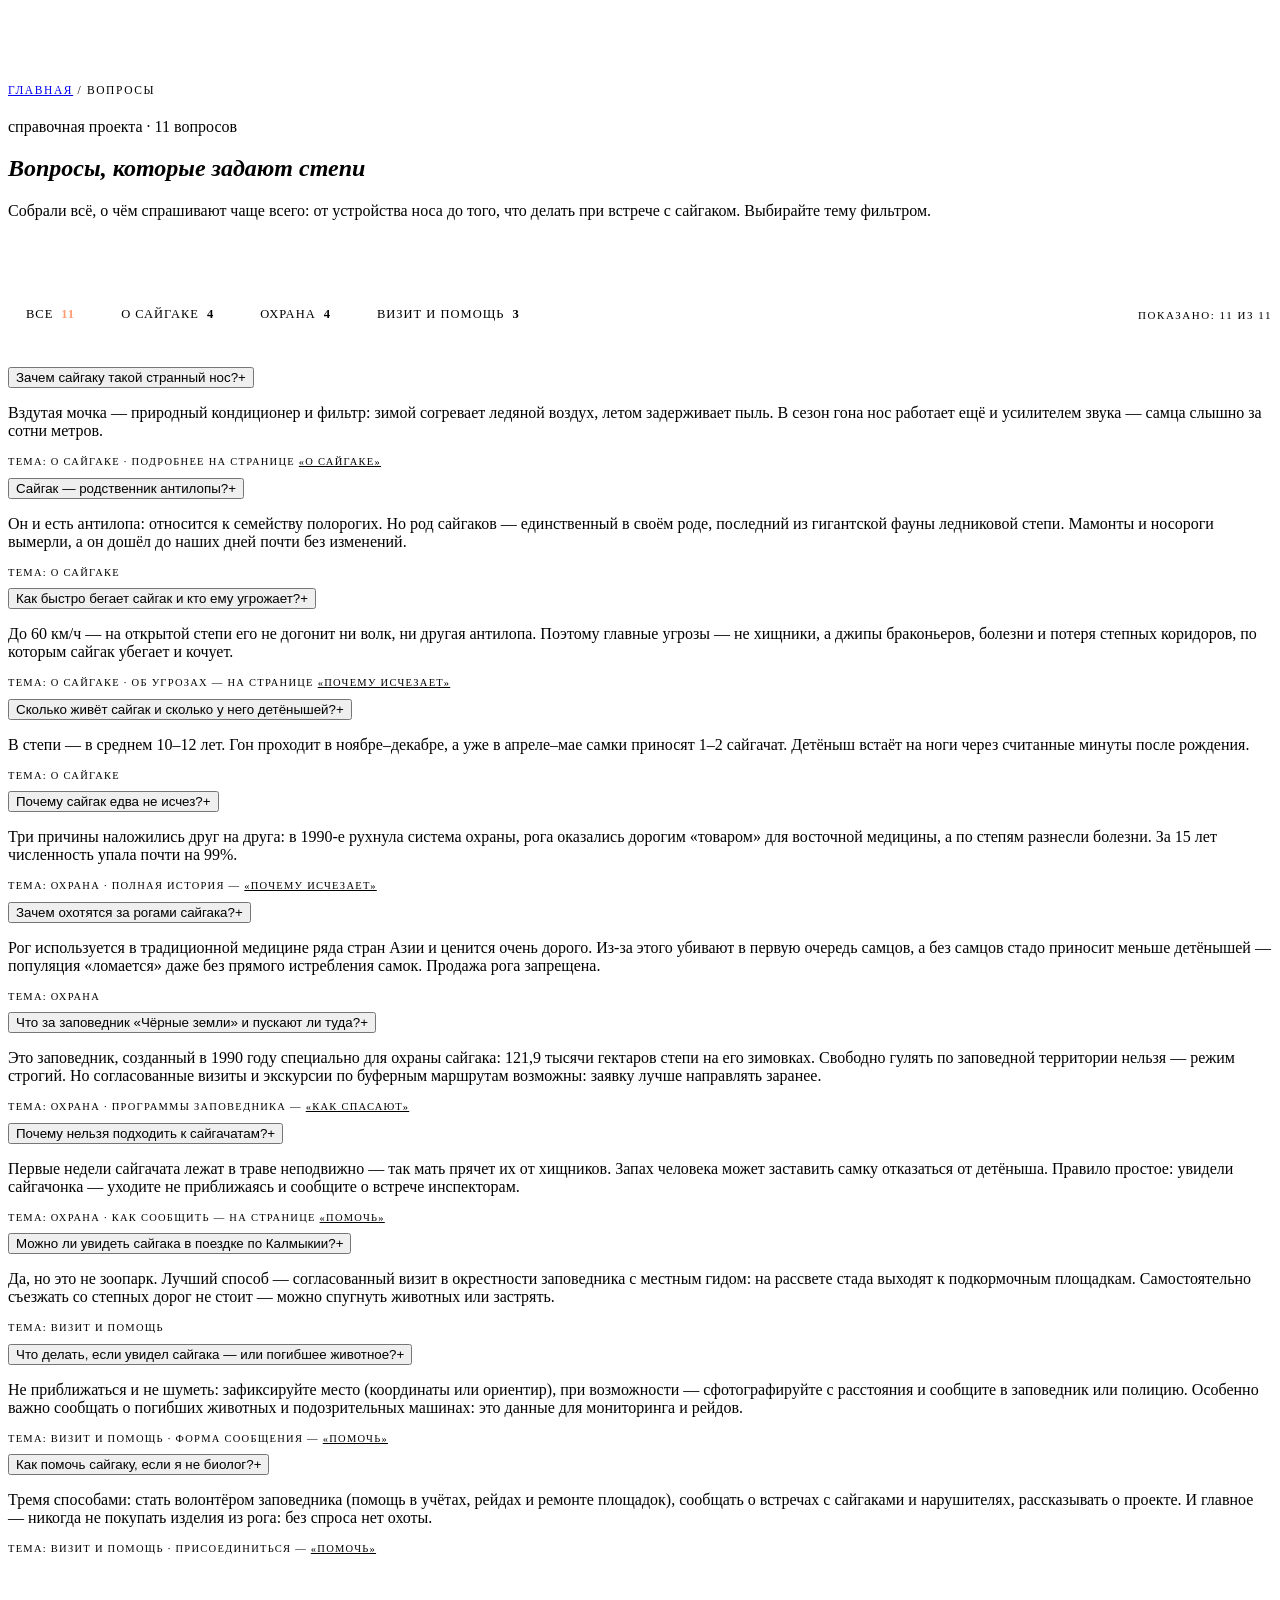
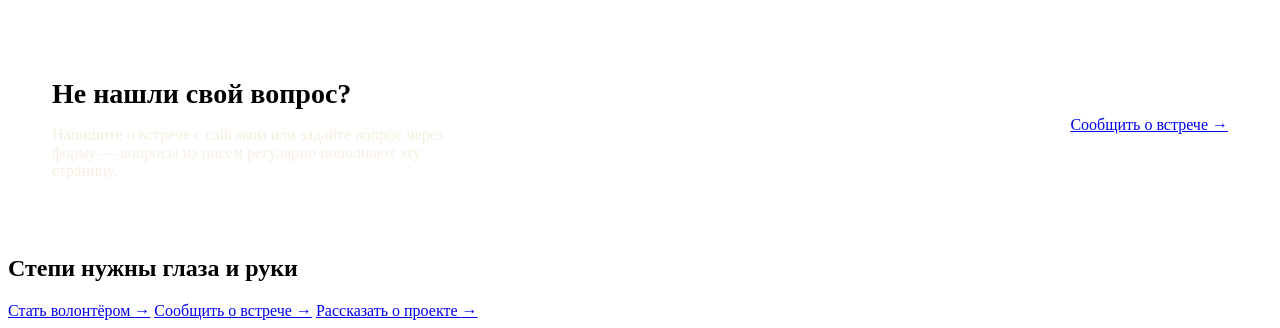
<file: site/faq.html>
<!--#set var="PAGE" value="faq" -->
<!--#set var="TITLE" value="Вопросы и ответы о сайгаке | Сайгак: сохранить степь" -->
<!--#set var="DESC" value="Одиннадцать вопросов о сайгаке: от устройства носа до того, что делать при встрече. Фильтр по темам." -->
<!--#set var="NOINDEX" value="true" -->
<!--#set var="ISSUE" value="05" -->
<!--#set var="STATUS_TEXT" value="вып. 05 · вопросы" -->
<!--#set var="PAGE_PATH" value="/faq.html" -->
<!--#include virtual="/partials/head.html" -->
<body>

<!--#include virtual="/partials/saiga-symbol.html" -->
<div class="noise" aria-hidden="true"></div>
<!--#include virtual="/partials/statusbar.html" -->
<!--#include virtual="/partials/header-nav.html" -->
<!--#include virtual="/partials/disclaimer.html" -->

<main>

<!-- ══ открытие ══ -->
<section class="pg-open">
  <div class="wrap">
    <p class="crumbs mono rv"><a href="index.html">главная</a> / вопросы</p>
    <p class="kicker mono rv">справочная проекта · 11 вопросов</p>
    <h1 class="lm">
      <span class="ln"><i>Вопросы,</i></span>
      <span class="ln"><i>которые</i></span>
      <span class="ln"><i class="acc">задают степи</i></span>
    </h1>
    <p class="lede rv d2">Собрали всё, о чём спрашивают чаще всего: от устройства носа до того, что делать при встрече с сайгаком. Выбирайте тему фильтром.</p>
  </div>
</section>

<!-- ══ фильтры + вопросы ══ -->
<section class="sec" id="faq-page">
  <div class="wrap">
    <div class="ftabs rv" role="group" aria-label="Фильтр по темам">
      <button class="ftab active" data-filter="all" type="button">Все <span>11</span></button>
      <button class="ftab" data-filter="animal" type="button">О сайгаке <span>4</span></button>
      <button class="ftab" data-filter="protect" type="button">Охрана <span>4</span></button>
      <button class="ftab" data-filter="visit" type="button">Визит и помощь <span>3</span></button>
      <p class="fcount mono" id="fcount">показано: 11 из 11</p>
    </div>

    <div class="faq rv d1" id="faqList" data-top100-block="faq-list">

      <!-- тема: о сайгаке -->
      <div class="faq-item" data-topic="animal" data-q="nose">
        <button class="faq-q" type="button">Зачем сайгаку такой странный нос?<span class="pm">+</span></button>
        <div class="faq-a"><div>
          <p>Вздутая мочка — природный кондиционер и фильтр: зимой согревает ледяной воздух, летом задерживает пыль. В сезон гона нос работает ещё и усилителем звука — самца слышно за сотни метров.</p>
          <p class="qtag mono">тема: о сайгаке · подробнее на странице <a href="saiga.html" data-track="faq_link_saiga">«О сайгаке»</a></p>
        </div></div>
      </div>

      <div class="faq-item" data-topic="animal" data-q="relative">
        <button class="faq-q" type="button">Сайгак — родственник антилопы?<span class="pm">+</span></button>
        <div class="faq-a"><div>
          <p>Он и есть антилопа: относится к семейству полорогих. Но род сайгаков — единственный в своём роде, последний из гигантской фауны ледниковой степи. Мамонты и носороги вымерли, а он дошёл до наших дней почти без изменений.</p>
          <p class="qtag mono">тема: о сайгаке</p>
        </div></div>
      </div>

      <div class="faq-item" data-topic="animal" data-q="speed">
        <button class="faq-q" type="button">Как быстро бегает сайгак и кто ему угрожает?<span class="pm">+</span></button>
        <div class="faq-a"><div>
          <p>До 60 км/ч — на открытой степи его не догонит ни волк, ни другая антилопа. Поэтому главные угрозы — не хищники, а джипы браконьеров, болезни и потеря степных коридоров, по которым сайгак убегает и кочует.</p>
          <p class="qtag mono">тема: о сайгаке · об угрозах — на странице <a href="decline.html" data-track="faq_link_decline">«Почему исчезает»</a></p>
        </div></div>
      </div>

      <div class="faq-item" data-topic="animal" data-q="life">
        <button class="faq-q" type="button">Сколько живёт сайгак и сколько у него детёнышей?<span class="pm">+</span></button>
        <div class="faq-a"><div>
          <p>В степи — в среднем 10–12 лет. Гон проходит в ноябре–декабре, а уже в апреле–мае самки приносят 1–2 сайгачат. Детёныш встаёт на ноги через считанные минуты после рождения.</p>
          <p class="qtag mono">тема: о сайгаке</p>
        </div></div>
      </div>

      <!-- тема: охрана -->
      <div class="faq-item" data-topic="protect" data-q="why-gone">
        <button class="faq-q" type="button">Почему сайгак едва не исчез?<span class="pm">+</span></button>
        <div class="faq-a"><div>
          <p>Три причины наложились друг на друга: в 1990-е рухнула система охраны, рога оказались дорогим «товаром» для восточной медицины, а по степям разнесли болезни. За 15 лет численность упала почти на 99%.</p>
          <p class="qtag mono">тема: охрана · полная история — <a href="decline.html" data-track="faq_link_decline2">«Почему исчезает»</a></p>
        </div></div>
      </div>

      <div class="faq-item" data-topic="protect" data-q="horns">
        <button class="faq-q" type="button">Зачем охотятся за рогами сайгака?<span class="pm">+</span></button>
        <div class="faq-a"><div>
          <p>Рог используется в традиционной медицине ряда стран Азии и ценится очень дорого. Из-за этого убивают в первую очередь самцов, а без самцов стадо приносит меньше детёнышей — популяция «ломается» даже без прямого истребления самок. Продажа рога запрещена.</p>
          <p class="qtag mono">тема: охрана</p>
        </div></div>
      </div>

      <div class="faq-item" data-topic="protect" data-q="reserve">
        <button class="faq-q" type="button">Что за заповедник «Чёрные земли» и пускают ли туда?<span class="pm">+</span></button>
        <div class="faq-a"><div>
          <p>Это заповедник, созданный в 1990 году специально для охраны сайгака: 121,9 тысячи гектаров степи на его зимовках. Свободно гулять по заповедной территории нельзя — режим строгий. Но согласованные визиты и экскурсии по буферным маршрутам возможны: заявку лучше направлять заранее.</p>
          <p class="qtag mono">тема: охрана · программы заповедника — <a href="rescue.html" data-track="faq_link_rescue">«Как спасают»</a></p>
        </div></div>
      </div>

      <div class="faq-item" data-topic="protect" data-q="calves">
        <button class="faq-q" type="button">Почему нельзя подходить к сайгачатам?<span class="pm">+</span></button>
        <div class="faq-a"><div>
          <p>Первые недели сайгачата лежат в траве неподвижно — так мать прячет их от хищников. Запах человека может заставить самку отказаться от детёныша. Правило простое: увидели сайгачонка — уходите не приближаясь и сообщите о встрече инспекторам.</p>
          <p class="qtag mono">тема: охрана · как сообщить — на странице <a href="help.html#sighting" data-track="faq_link_help">«Помочь»</a></p>
        </div></div>
      </div>

      <!-- тема: визит и помощь -->
      <div class="faq-item" data-topic="visit" data-q="see">
        <button class="faq-q" type="button">Можно ли увидеть сайгака в поездке по Калмыкии?<span class="pm">+</span></button>
        <div class="faq-a"><div>
          <p>Да, но это не зоопарк. Лучший способ — согласованный визит в окрестности заповедника с местным гидом: на рассвете стада выходят к подкормочным площадкам. Самостоятельно съезжать со степных дорог не стоит — можно спугнуть животных или застрять.</p>
          <p class="qtag mono">тема: визит и помощь</p>
        </div></div>
      </div>

      <div class="faq-item" data-topic="visit" data-q="met">
        <button class="faq-q" type="button">Что делать, если увидел сайгака — или погибшее животное?<span class="pm">+</span></button>
        <div class="faq-a"><div>
          <p>Не приближаться и не шуметь: зафиксируйте место (координаты или ориентир), при возможности — сфотографируйте с расстояния и сообщите в заповедник или полицию. Особенно важно сообщать о погибших животных и подозрительных машинах: это данные для мониторинга и рейдов.</p>
          <p class="qtag mono">тема: визит и помощь · форма сообщения — <a href="help.html#sighting" data-track="faq_link_help2">«Помочь»</a></p>
        </div></div>
      </div>

      <div class="faq-item" data-topic="visit" data-q="helpme">
        <button class="faq-q" type="button">Как помочь сайгаку, если я не биолог?<span class="pm">+</span></button>
        <div class="faq-a"><div>
          <p>Тремя способами: стать волонтёром заповедника (помощь в учётах, рейдах и ремонте площадок), сообщать о встречах с сайгаками и нарушителях, рассказывать о проекте. И главное — никогда не покупать изделия из рога: без спроса нет охоты.</p>
          <p class="qtag mono">тема: визит и помощь · присоединиться — <a href="help.html" data-track="faq_link_help3">«Помочь»</a></p>
        </div></div>
      </div>

    </div>

    <!-- не нашли ответ -->
    <div class="noans rv">
      <div>
        <h2>Не нашли свой вопрос?</h2>
        <p>Напишите о встрече с сайгаком или задайте вопрос через форму — вопросы из писем регулярно пополняют эту страницу.</p>
      </div>
      <a class="btn red" href="help.html#sighting" data-track="cta_sighting_from_faq">Сообщить о встрече <span class="a">→</span></a>
    </div>
  </div>
</section>

<!-- ══ CTA ══ -->
<section class="cta-band">
  <div class="wrap cta-in">
    <h2 class="rv">Степи нужны глаза и руки</h2>
    <div class="cta-actions rv d1">
      <a class="cta-a" href="help.html#volunteer" data-track="cta_volunteer">Стать волонтёром <span class="a">→</span></a>
      <a class="cta-a" href="help.html#sighting" data-track="cta_sighting">Сообщить о встрече <span class="a">→</span></a>
      <a class="cta-a" href="help.html#share" data-track="cta_share">Рассказать о проекте <span class="a">→</span></a>
    </div>
  </div>
</section>

</main>

<!--#include virtual="/partials/footer.html" -->
<!--#include virtual="/partials/analytics.html" -->
<style>
/* ── страница «Вопросы» ───────────────────────────────── */
.pg-open{padding:64px 0 60px;border-bottom:1px solid var(--line)}
.crumbs{font-size:11.5px;letter-spacing:.14em;text-transform:uppercase;color:var(--ink-soft);margin-bottom:22px}
.crumbs a{border-bottom:1px solid var(--red);transition:.2s}
.crumbs a:hover{color:var(--red)}

/* фильтры тем */
.ftabs{display:flex;gap:10px;flex-wrap:wrap;align-items:center;margin-bottom:34px}
.ftab{font-family:var(--mono);font-size:12.5px;letter-spacing:.08em;text-transform:uppercase;padding:11px 18px;border:1.5px solid var(--line);background:transparent;border-radius:3px;color:var(--ink-soft);cursor:pointer;transition:.25s;display:inline-flex;gap:8px;align-items:center}
.ftab span{color:var(--red);font-weight:600}
.ftab:hover{border-color:var(--ink);color:var(--ink)}
.ftab.active{background:var(--ink);border-color:var(--ink);color:var(--paper)}
.ftab.active span{color:#ff9c72}
.fcount{margin-left:auto;font-size:11px;letter-spacing:.14em;text-transform:uppercase;color:var(--ink-soft)}

/* теги в ответах */
.qtag{margin-top:14px;font-size:10.5px;letter-spacing:.12em;text-transform:uppercase;color:var(--ink-soft)}
.qtag a{color:var(--red);border-bottom:1px solid var(--red)}
.qtag a:hover{color:var(--red-deep)}

/* не нашли ответ */
.noans{margin-top:60px;background:var(--dusk);color:var(--cream);border-radius:4px;padding:40px 44px;display:flex;justify-content:space-between;align-items:center;gap:36px;flex-wrap:wrap}
.noans h2{font-family:var(--disp);font-weight:700;font-size:clamp(20px,2.6vw,28px);margin-bottom:10px}
.noans p{color:rgba(242,233,212,.72);max-width:52ch}

@media (max-width:640px){
  .fcount{margin-left:0;width:100%}
  .noans{padding:30px}
}
</style>
<script>
/* аккордеон */
document.querySelectorAll('.faq-q').forEach(function (btn) {
  btn.addEventListener('click', function () {
    const item = btn.closest('.faq-item');
    const wasOpen = item.classList.contains('open');
    document.querySelectorAll('.faq-item.open').forEach(i => i.classList.remove('open'));
    if (!wasOpen) {
      item.classList.add('open');
      track('faq_open', { q: item.dataset.q });
    }
  });
});

/* фильтр по темам */
const items = Array.from(document.querySelectorAll('#faqList .faq-item'));
const fcount = document.getElementById('fcount');
document.querySelectorAll('.ftab').forEach(function (btn) {
  btn.addEventListener('click', function () {
    document.querySelectorAll('.ftab').forEach(b => b.classList.remove('active'));
    btn.classList.add('active');
    const f = btn.dataset.filter;
    let shown = 0;
    items.forEach(function (i) {
      const ok = f === 'all' || i.dataset.topic === f;
      i.hidden = !ok;
      if (ok) shown++;
    });
    fcount.textContent = 'показано: ' + shown + ' из ' + items.length;
    track('faq_filter', { topic: f });
  });
});
</script>
</body>
</html>
</file>
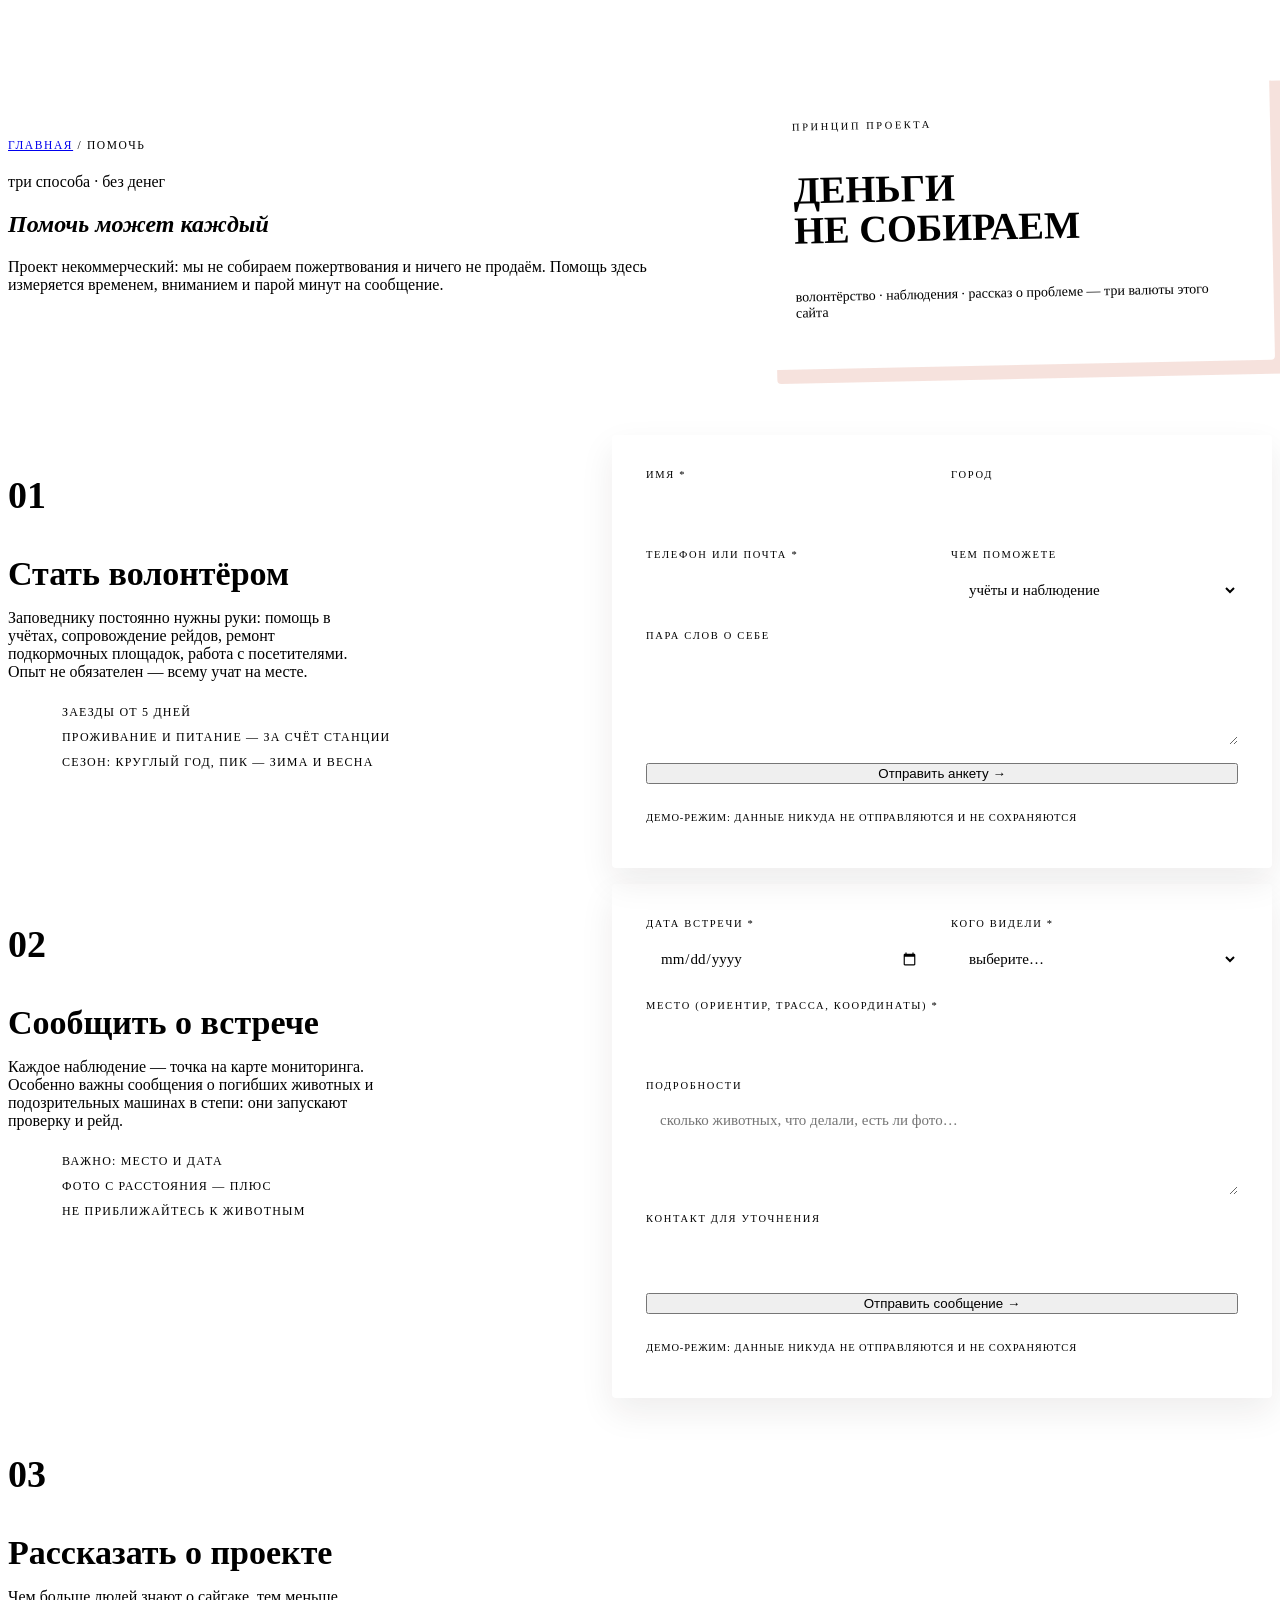
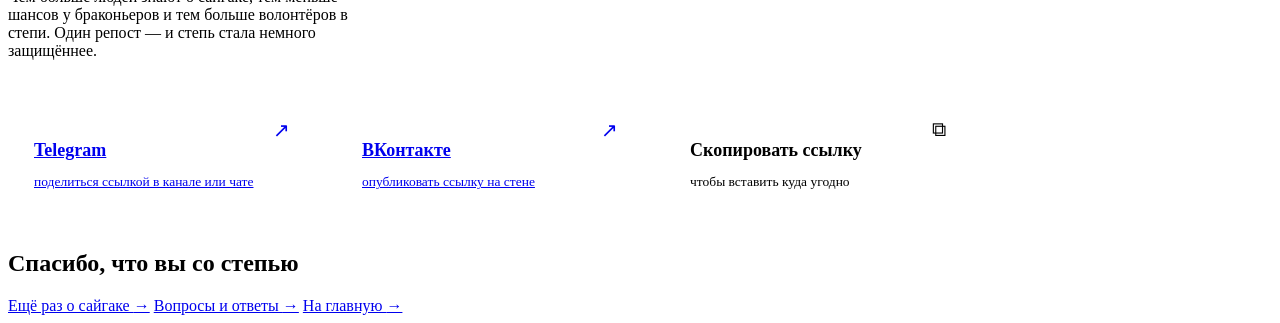
<file: site/help.html>
<!--#set var="PAGE" value="help" -->
<!--#set var="TITLE" value="Помочь сайгаку без денег: волонтёрство, наблюдения, рассказ | Сайгак: сохранить степь" -->
<!--#set var="DESC" value="Три способа помочь сайгаку без пожертвований: стать волонтёром, сообщить о встрече, рассказать о проекте." -->
<!--#set var="NOINDEX" value="true" -->
<!--#set var="ISSUE" value="06" -->
<!--#set var="STATUS_TEXT" value="вып. 06 · помочь" -->
<!--#set var="PAGE_PATH" value="/help.html" -->
<!--#include virtual="/partials/head.html" -->
<body>

<!--#include virtual="/partials/saiga-symbol.html" -->
<div class="noise" aria-hidden="true"></div>
<!--#include virtual="/partials/statusbar.html" -->
<!--#include virtual="/partials/header-nav.html" -->
<!--#include virtual="/partials/disclaimer.html" -->

<main>

<!-- ══ открытие ══ -->
<section class="pg-open">
  <div class="wrap po-grid">
    <div>
      <p class="crumbs mono rv"><a href="index.html">главная</a> / помочь</p>
      <p class="kicker mono rv">три способа · без денег</p>
      <h1 class="lm">
        <span class="ln"><i>Помочь</i></span>
        <span class="ln"><i>может</i></span>
        <span class="ln"><i class="acc">каждый</i></span>
      </h1>
      <p class="lede rv d2">Проект некоммерческий: мы не собираем пожертвования и ничего не продаём. Помощь здесь измеряется временем, вниманием и парой минут на сообщение.</p>
    </div>
    <aside class="nomoney rv d1" role="note">
      <p class="nm-t mono">принцип проекта</p>
      <p class="nm-big">деньги<br>не собираем</p>
      <p class="nm-cap">волонтёрство · наблюдения · рассказ о проблеме — три валюты этого сайта</p>
    </aside>
  </div>
</section>

<!-- ══ 01 волонтёрство ══ -->
<section class="sec" id="volunteer">
  <div class="wrap h-grid">
    <div class="h-info rv">
      <p class="h-n">01</p>
      <h2>Стать волонтёром</h2>
      <p>Заповеднику постоянно нужны руки: помощь в учётах, сопровождение рейдов, ремонт подкормочных площадок, работа с посетителями. Опыт не обязателен — всему учат на месте.</p>
      <ul class="h-list mono">
        <li>заезды от 5 дней</li>
        <li>проживание и питание — за счёт станции</li>
        <li>сезон: круглый год, пик — зима и весна</li>
      </ul>
    </div>
    <div class="rv d1">
      <form class="hform" data-form="volunteer" data-top100-block="form-volunteer" novalidate>
        <div class="frow">
          <div class="field"><label for="v-name">имя *</label><input id="v-name" type="text" required autocomplete="name"></div>
          <div class="field"><label for="v-city">город</label><input id="v-city" type="text"></div>
        </div>
        <div class="frow">
          <div class="field"><label for="v-mail">телефон или почта *</label><input id="v-mail" type="text" required></div>
          <div class="field"><label for="v-what">чем поможете</label>
            <select id="v-what">
              <option>учёты и наблюдение</option>
              <option>помощь в рейдах</option>
              <option>ремонт площадок</option>
              <option>работа с посетителями</option>
              <option>что угодно — научите</option>
            </select>
          </div>
        </div>
        <div class="field"><label for="v-msg">пара слов о себе</label><textarea id="v-msg"></textarea></div>
        <button class="btn red" type="submit">Отправить анкету <span class="a">→</span></button>
        <p class="fnote mono">демо-режим: данные никуда не отправляются и не сохраняются</p>
      </form>
      <div class="success" hidden>
        <p class="s-tag mono">заявка принята</p>
        <h3>Анкета волонтёра отправлена</h3>
        <p>Спасибо! Координатор свяжется с вами в течение нескольких дней. Это событие уже зафиксировано счётчиками — главная цель проекта достигнута.</p>
      </div>
    </div>
  </div>
</section>

<!-- ═ 02 сообщение о встрече ══ -->
<section class="sec paper2" id="sighting">
  <div class="wrap h-grid">
    <div class="h-info rv">
      <p class="h-n">02</p>
      <h2>Сообщить о встрече</h2>
      <p>Каждое наблюдение — точка на карте мониторинга. Особенно важны сообщения о погибших животных и подозрительных машинах в степи: они запускают проверку и рейд.</p>
      <ul class="h-list mono">
        <li>важно: место и дата</li>
        <li>фото с расстояния — плюс</li>
        <li>не приближайтесь к животным</li>
      </ul>
    </div>
    <div class="rv d1">
      <form class="hform" data-form="sighting" data-top100-block="form-sighting" novalidate>
        <div class="frow">
          <div class="field"><label for="s-date">дата встречи *</label><input id="s-date" type="date" required></div>
          <div class="field"><label for="s-who">кого видели *</label>
            <select id="s-who" required>
              <option value="" disabled selected>выберите…</option>
              <option>живого сайгака / стадо</option>
              <option>сайгачонка</option>
              <option>погибшее животное</option>
              <option>подозрительную машину</option>
              <option>другое</option>
            </select>
          </div>
        </div>
        <div class="field"><label for="s-place">место (ориентир, трасса, координаты) *</label><input id="s-place" type="text" required></div>
        <div class="field"><label for="s-detail">подробности</label><textarea id="s-detail" placeholder="сколько животных, что делали, есть ли фото…"></textarea></div>
        <div class="field"><label for="s-contact">контакт для уточнения</label><input id="s-contact" type="text"></div>
        <button class="btn red" type="submit">Отправить сообщение <span class="a">→</span></button>
        <p class="fnote mono">демо-режим: данные никуда не отправляются и не сохраняются</p>
      </form>
      <div class="success" hidden>
        <p class="s-tag mono">наблюдение записано</p>
        <h3>Сообщение о встрече отправлено</h3>
        <p>Спасибо за наблюдение! Такие сообщения пополняют данные мониторинга и помогают планировать рейды.</p>
      </div>
    </div>
  </div>
</section>

<!-- ══ 03 рассказать ═ -->
<section class="sec" id="share">
  <div class="wrap">
    <div class="h-info rv" style="max-width:640px">
      <p class="h-n">03</p>
      <h2>Рассказать о проекте</h2>
      <p>Чем больше людей знают о сайгаке, тем меньше шансов у браконьеров и тем больше волонтёров в степи. Один репост — и степь стала немного защищённее.</p>
    </div>
    <div class="share-grid rv d1">
      <a class="share-card" id="shareTg" href="#" target="_blank" rel="noopener" data-track="share_tg">
        <p class="sc-t">Telegram</p>
        <p>поделиться ссылкой в канале или чате</p>
        <span class="sc-ar">↗</span>
      </a>
      <a class="share-card" id="shareVk" href="#" target="_blank" rel="noopener" data-track="share_vk">
        <p class="sc-t">ВКонтакте</p>
        <p>опубликовать ссылку на стене</p>
        <span class="sc-ar">↗</span>
      </a>
      <button class="share-card copybtn" id="copyLink" type="button">
        <p class="sc-t">Скопировать ссылку</p>
        <p>чтобы вставить куда угодно</p>
        <span class="sc-ar" id="copyState">⧉</span>
      </button>
    </div>
  </div>
</section>

<!-- ══ CTA ══ -->
<section class="cta-band">
  <div class="wrap cta-in">
    <h2 class="rv">Спасибо, что вы со степью</h2>
    <div class="cta-actions rv d1">
      <a class="cta-a" href="saiga.html" data-track="cta_about_saiga_from_help">Ещё раз о сайгаке <span class="a">→</span></a>
      <a class="cta-a" href="faq.html" data-track="cta_faq_from_help">Вопросы и ответы <span class="a">→</span></a>
      <a class="cta-a" href="index.html">На главную <span class="a">→</span></a>
    </div>
  </div>
</section>

</main>

<!--#include virtual="/partials/footer.html" -->
<!--#include virtual="/partials/analytics.html" -->
<style>
/* ── страница «Помочь» ────────────────────────────────── */
.pg-open{padding:64px 0 70px;border-bottom:1px solid var(--line)}
.po-grid{display:grid;grid-template-columns:1.15fr .85fr;gap:60px;align-items:center}
.crumbs{font-size:11.5px;letter-spacing:.14em;text-transform:uppercase;color:var(--ink-soft);margin-bottom:22px}
.crumbs a{border-bottom:1px solid var(--red);transition:.2s}
.crumbs a:hover{color:var(--red)}

/* принцип проекта */
.nomoney{background:var(--paper2);border:2px solid var(--ink);border-radius:4px;padding:34px;transform:rotate(-1.2deg);box-shadow:14px 14px 0 rgba(194,64,29,.15)}
.nm-t{font-size:10.5px;letter-spacing:.24em;text-transform:uppercase;color:var(--red);margin-bottom:14px}
.nm-big{font-family:var(--disp);font-weight:900;text-transform:uppercase;font-size:clamp(26px,3vw,40px);line-height:1.05}
.nm-cap{margin-top:14px;font-size:14px;color:var(--ink-soft)}

/* блоки помощи */
#volunteer,#sighting,#share{scroll-margin-top:90px}
.h-grid{display:grid;grid-template-columns:.9fr 1.1fr;gap:64px;align-items:start}
.h-n{font-family:var(--disp);font-weight:900;font-size:38px;color:var(--red)}
.h-info h2{font-family:var(--disp);font-weight:700;font-size:clamp(24px,3vw,34px);margin:10px 0 16px}
.h-info p{color:var(--ink-soft);max-width:46ch}
.h-list{list-style:none;margin-top:24px;display:flex;flex-direction:column;gap:10px}
.h-list li{font-size:12px;letter-spacing:.1em;text-transform:uppercase;color:var(--ink);border-left:3px solid var(--red);padding-left:14px}

/* формы */
.hform{background:var(--paper);border:1px solid var(--line);border-radius:4px;padding:34px;display:grid;gap:18px;box-shadow:0 14px 34px rgba(37,31,22,.08)}
.frow{display:grid;grid-template-columns:1fr 1fr;gap:18px}
.field{display:flex;flex-direction:column;gap:8px}
.field label{font-family:var(--mono);font-size:10.5px;letter-spacing:.16em;text-transform:uppercase;color:var(--ink-soft)}
.field input,.field select,.field textarea{font-family:var(--body);font-size:15px;padding:13px 14px;border:1.5px solid var(--line);border-radius:3px;background:var(--paper2);color:var(--ink);transition:border-color .2s}
.field textarea{resize:vertical;min-height:96px}
.field input:focus,.field select:focus,.field textarea:focus{outline:none;border-color:var(--ink)}
.field.err input,.field.err select,.field.err textarea{border-color:var(--red);background:rgba(194,64,29,.06)}
.fnote{font-size:10.5px;letter-spacing:.08em;text-transform:uppercase;color:var(--ink-soft)}
.btn{justify-content:center}

/* успех */
.success{background:var(--paper);border:2px solid var(--sage,#6a7047);border-radius:4px;padding:34px;animation:sIn .45s cubic-bezier(.2,.7,.2,1)}
@keyframes sIn{from{opacity:0;transform:translateY(12px)}to{opacity:1;transform:none}}
.s-tag{font-size:10.5px;letter-spacing:.24em;text-transform:uppercase;color:var(--sage,#6a7047);margin-bottom:12px}
.success h3{font-family:var(--disp);font-weight:700;font-size:22px;margin-bottom:12px}
.success p:last-child{color:var(--ink-soft)}

/* рассказать */
.share-grid{display:grid;grid-template-columns:repeat(3,1fr);gap:24px;margin-top:36px;max-width:960px}
.share-card{position:relative;background:var(--paper2);border:1px solid var(--line);border-radius:4px;padding:26px;text-align:left;font-family:var(--body);transition:transform .3s,box-shadow .3s;cursor:pointer;display:block}
.share-card:hover{transform:translateY(-6px);box-shadow:0 16px 34px rgba(37,31,22,.13)}
.sc-t{font-family:var(--disp);font-weight:700;font-size:18px;margin-bottom:8px}
.share-card p:last-of-type{font-size:13.5px;color:var(--ink-soft)}
.sc-ar{position:absolute;top:22px;right:22px;font-size:20px;color:var(--red)}

@media (max-width:960px){
  .po-grid,.h-grid{grid-template-columns:1fr;gap:44px}
  .share-grid{grid-template-columns:1fr}
  .frow{grid-template-columns:1fr}
}
</style>
<script>
/* формы: валидация + цель help_submit */
document.querySelectorAll('form.hform').forEach(function (form) {
  form.addEventListener('submit', function (ev) {
    ev.preventDefault();
    let ok = true;
    form.querySelectorAll('[required]').forEach(function (f) {
      const bad = !f.value || (f.tagName === 'SELECT' && !f.value);
      f.closest('.field').classList.toggle('err', bad);
      if (bad) ok = false;
    });
    if (!ok) {
      track('form_error', { form: form.dataset.form });
      return;
    }
    form.hidden = true;
    form.parentElement.querySelector('.success').hidden = false;
    track('help_submit', { form: form.dataset.form });
  });
  /* убираем подсветку ошибки при вводе */
  form.addEventListener('input', function (ev) {
    const fld = ev.target.closest('.field');
    if (fld) fld.classList.remove('err');
  });
});

/* «рассказать»: ссылки и копирование */
(function () {
  const url = encodeURIComponent(location.href.split('#')[0]);
  const text = encodeURIComponent('Сайгак: сохранить степь — некоммерческий проект о сохранении сайгака в Калмыкии');
  document.getElementById('shareTg').href = 'https://t.me/share/url?url=' + url + '&text=' + text;
  document.getElementById('shareVk').href = 'https://vk.com/share.php?url=' + url + '&title=' + text;
  const btn = document.getElementById('copyLink');
  btn.addEventListener('click', function () {
    const link = location.href.split('#')[0];
    const done = function () {
      document.getElementById('copyState').textContent = '✓';
      track('share_copy');
      setTimeout(function () { document.getElementById('copyState').textContent = '⧉'; }, 2500);
    };
    if (navigator.clipboard && navigator.clipboard.writeText) {
      navigator.clipboard.writeText(link).then(done).catch(done);
    } else {
      const ta = document.createElement('textarea');
      ta.value = link; document.body.appendChild(ta); ta.select();
      try { document.execCommand('copy'); } catch (e) {}
      document.body.removeChild(ta); done();
    }
  });
})();
</script>
</body>
</html>
</file>
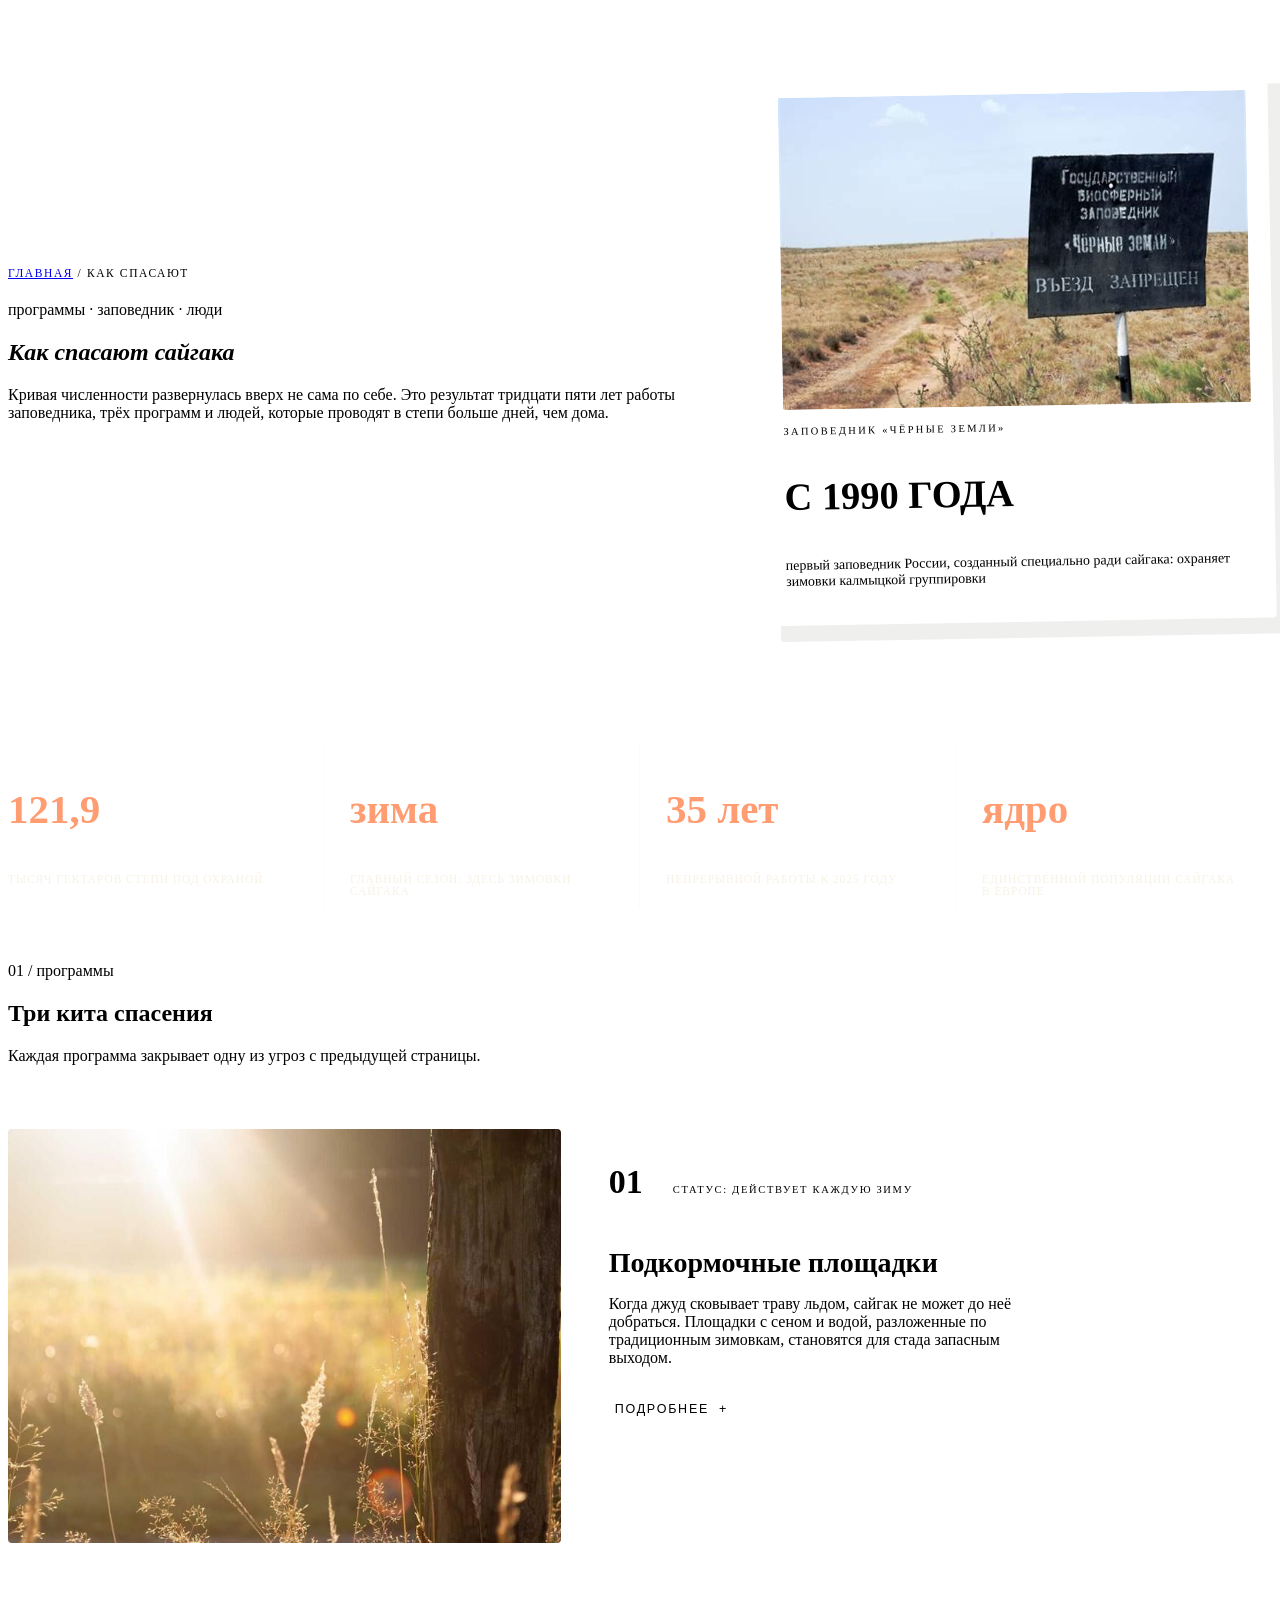
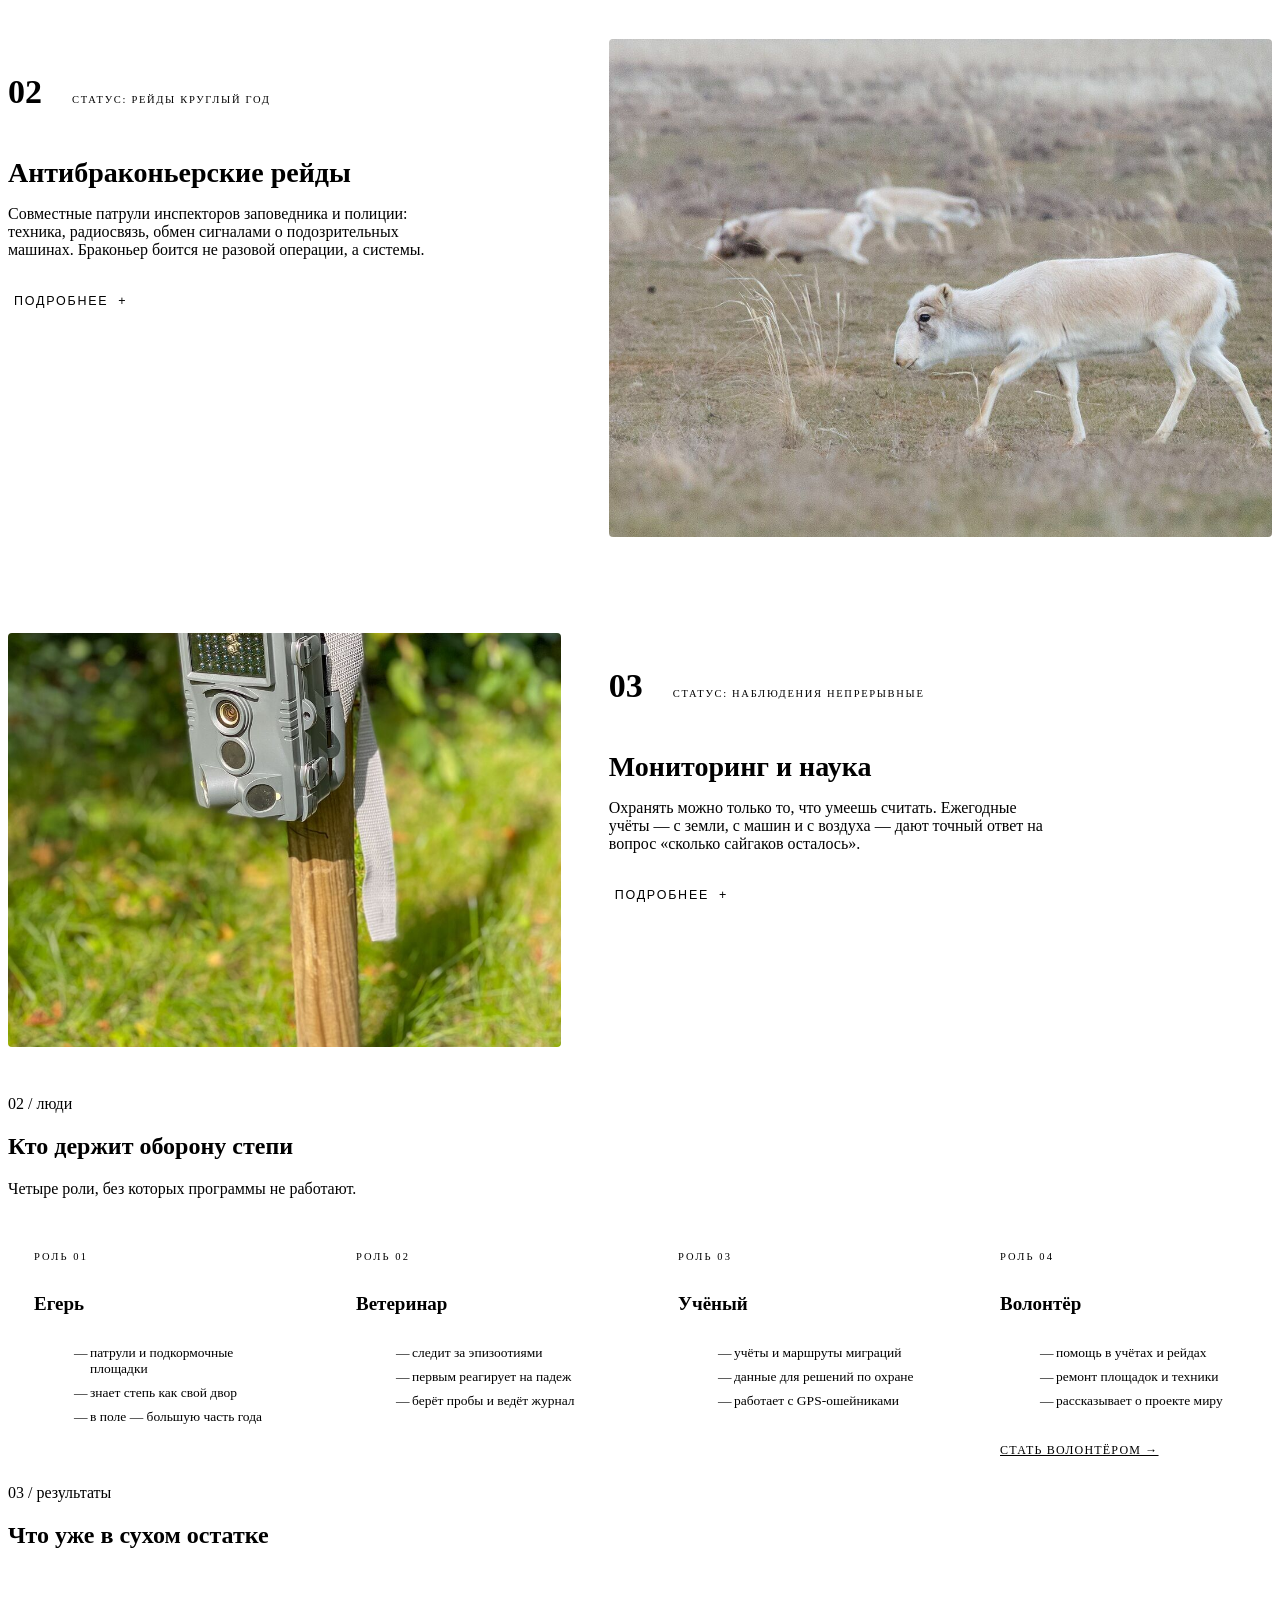
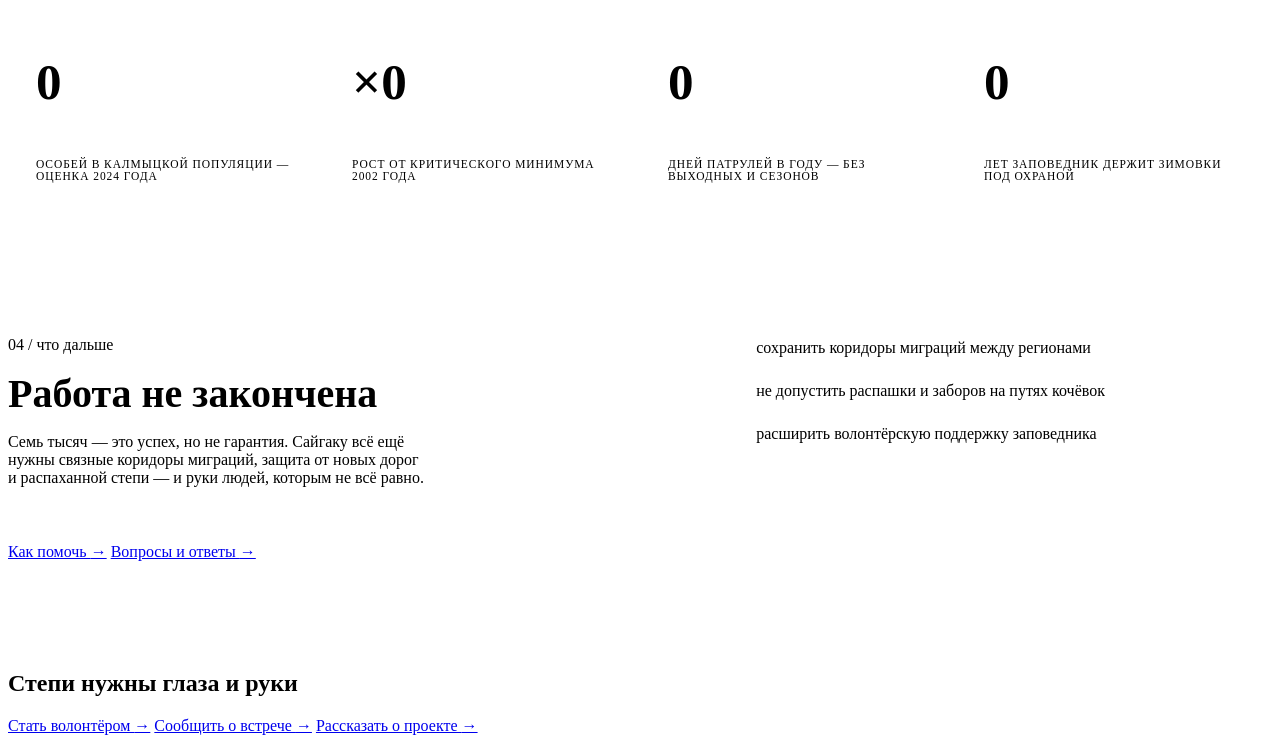
<file: site/rescue.html>
<!--#set var="PAGE" value="rescue" -->
<!--#set var="TITLE" value="Как спасают сайгака | Сайгак: сохранить степь" -->
<!--#set var="DESC" value="Три программы заповедника «Чёрные земли», люди, которые держат оборону степи, и результаты тридцати пяти лет работы." -->
<!--#set var="NOINDEX" value="true" -->
<!--#set var="ISSUE" value="04" -->
<!--#set var="STATUS_TEXT" value="вып. 04 · программы" -->
<!--#set var="PAGE_PATH" value="/rescue.html" -->
<!--#include virtual="/partials/head.html" -->
<body>

<!--#include virtual="/partials/saiga-symbol.html" -->
<div class="noise" aria-hidden="true"></div>
<!--#include virtual="/partials/statusbar.html" -->
<!--#include virtual="/partials/header-nav.html" -->
<!--#include virtual="/partials/disclaimer.html" -->

<main>

<!-- ══ открытие ══ -->
<section class="pg-open">
  <div class="wrap po-grid">
    <div>
      <p class="crumbs mono rv"><a href="index.html">главная</a> / как спасают</p>
      <p class="kicker mono rv">программы · заповедник · люди</p>
      <h1 class="lm">
        <span class="ln"><i>Как</i></span>
        <span class="ln"><i>спасают</i></span>
        <span class="ln"><i class="acc">сайгака</i></span>
      </h1>
      <p class="lede rv d2">Кривая численности развернулась вверх не сама по себе. Это результат тридцати пяти лет работы заповедника, трёх программ и людей, которые проводят в степи больше дней, чем дома.</p>
    </div>
    <aside class="zap-card rv d1" aria-label="Заповедник Чёрные земли">
      <div class="zap-img kb"><img src="img/chernye-zemli-steppe.jpg" width="474" height="331" alt="Степь заповедника Чёрные земли" decoding="async"></div>
      <p class="zap-t mono">заповедник «чёрные земли»</p>
      <p class="zap-big">с 1990 года</p>
      <p class="zap-cap">первый заповедник России, созданный специально ради сайгака: охраняет зимовки калмыцкой группировки</p>
    </aside>
  </div>
</section>

<!-- ══ заповедник в цифрах ══ -->
<section class="zap-band">
  <div class="wrap zap-grid">
    <div class="zi rv"><p class="zn">121,9</p><p class="zc mono">тысяч гектаров степи под охраной</p></div>
    <div class="zi rv d1"><p class="zn">зима</p><p class="zc mono">главный сезон: здесь зимовки сайгака</p></div>
    <div class="zi rv d2"><p class="zn">35 лет</p><p class="zc mono">непрерывной работы к 2025 году</p></div>
    <div class="zi rv d3"><p class="zn">ядро</p><p class="zc mono">единственной популяции сайгака в Европе</p></div>
  </div>
</section>

<!-- ══ три программы ══ -->
<section class="sec" id="programs">
  <div class="wrap">
    <div class="shead">
      <span class="sindex mono">01 / программы</span>
      <h2 class="rv">Три кита спасения</h2>
      <p class="snote">Каждая программа закрывает одну из угроз с предыдущей страницы.</p>
    </div>

    <article class="prog rv" data-prog="feeding">
      <div class="img"><img src="img/saiga-feeding-station.jpg" width="720" height="540" alt="Трава на зимовке сайгака" loading="lazy" decoding="async"></div>
      <div class="txt">
        <div class="prog-top">
          <p class="t-n">01</p>
          <p class="status mono">статус: действует каждую зиму</p>
        </div>
        <h3>Подкормочные площадки</h3>
        <p class="prog-p">Когда джуд сковывает траву льдом, сайгак не может до неё добраться. Площадки с сеном и водой, разложенные по традиционным зимовкам, становятся для стада запасным выходом.</p>
        <div class="prog-x"><div>
          <p>Егеря обновляют площадки всю зиму, ориентируясь на погоду и данные учётов. В жестокие зимы у кормушек собираются тысячи животных — именно поэтому за площадками следят особенно внимательно: скопление требует ветеринарного контроля.</p>
          <p class="pstats mono">против угрозы: <b>суровые зимы</b> · охват: <b>все зимовки</b> · режим: <b>декабрь — март</b></p>
        </div></div>
        <button class="prog-more mono" type="button">подробнее <span class="pm">+</span></button>
      </div>
    </article>

    <article class="prog rev rv" data-prog="patrol">
      <div class="img"><img src="img/saiga-steppe-walk.jpg" width="1280" height="854" alt="Сайгак идёт по степи" loading="lazy" decoding="async"></div>
      <div class="txt">
        <div class="prog-top">
          <p class="t-n">02</p>
          <p class="status mono">статус: рейды круглый год</p>
        </div>
        <h3>Антибраконьерские рейды</h3>
        <p class="prog-p">Совместные патрули инспекторов заповедника и полиции: техника, радиосвязь, обмен сигналами о подозрительных машинах. Браконьер боится не разовой операции, а системы.</p>
        <div class="prog-x"><div>
          <p>Маршруты патрулей покрывают зимовки и коридоры миграций. Информация о нарушителях передаётся между постами, поэтому уйти «по степи в никуда» становится всё труднее. Рейды работают в связке с мониторингом: сначала данные — потом выезд.</p>
          <p class="pstats mono">против угрозы: <b>браконьерство</b> · режим: <b>365 дней в году</b> · союзники: <b>полиция, волонтёры</b></p>
        </div></div>
        <button class="prog-more mono" type="button">подробнее <span class="pm">+</span></button>
      </div>
    </article>

    <article class="prog rv" data-prog="science">
      <div class="img"><img src="img/wildlife-camera.jpg" width="960" height="1280" alt="Фотоловушка, закреплённая на дереве (фото: dronepicr, CC BY 2.0)" loading="lazy" decoding="async"></div>
      <div class="txt">
        <div class="prog-top">
          <p class="t-n">03</p>
          <p class="status mono">статус: наблюдения непрерывные</p>
        </div>
        <h3>Мониторинг и наука</h3>
        <p class="prog-p">Охранять можно только то, что умеешь считать. Ежегодные учёты — с земли, с машин и с воздуха — дают точный ответ на вопрос «сколько сайгаков осталось».</p>
        <div class="prog-x"><div>
          <p>Ошейники с GPS показывают маршруты кочёвок, фотоловушки работают круглосуточно, ветеринары следят за эпизоотической обстановкой. Эти данные — основа всех решений: где кормить, где патрулировать, где не строить дорогу.</p>
          <p class="pstats mono">против угрозы: <b>эпизоотии и деградация степи</b> · инструменты: <b>учёты, GPS, фотоловушки</b></p>
        </div></div>
        <button class="prog-more mono" type="button">подробнее <span class="pm">+</span></button>
      </div>
    </article>
  </div>
</section>

<!-- ══ люди степи ══ -->
<section class="sec paper2" id="people">
  <div class="wrap">
    <div class="shead">
      <span class="sindex mono">02 / люди</span>
      <h2 class="rv">Кто держит оборону степи</h2>
      <p class="snote">Четыре роли, без которых программы не работают.</p>
    </div>
    <div class="roles-grid">
      <article class="role rv">
        <p class="role-t mono">роль 01</p>
        <h3>Егерь</h3>
        <ul>
          <li>патрули и подкормочные площадки</li>
          <li>знает степь как свой двор</li>
          <li>в поле — большую часть года</li>
        </ul>
      </article>
      <article class="role rv d1">
        <p class="role-t mono">роль 02</p>
        <h3>Ветеринар</h3>
        <ul>
          <li>следит за эпизоотиями</li>
          <li>первым реагирует на падеж</li>
          <li>берёт пробы и ведёт журнал</li>
        </ul>
      </article>
      <article class="role rv d2">
        <p class="role-t mono">роль 03</p>
        <h3>Учёный</h3>
        <ul>
          <li>учёты и маршруты миграций</li>
          <li>данные для решений по охране</li>
          <li>работает с GPS-ошейниками</li>
        </ul>
      </article>
      <article class="role rv d3">
        <p class="role-t mono">роль 04</p>
        <h3>Волонтёр</h3>
        <ul>
          <li>помощь в учётах и рейдах</li>
          <li>ремонт площадок и техники</li>
          <li>рассказывает о проекте миру</li>
        </ul>
        <a class="role-link mono" href="help.html#volunteer" data-track="cta_volunteer_from_roles">стать волонтёром →</a>
      </article>
    </div>
  </div>
</section>

<!-- ══ результаты ══ -->
<section class="sec" id="results">
  <div class="wrap">
    <div class="shead">
      <span class="sindex mono">03 / результаты</span>
      <h2 class="rv">Что уже в сухом остатке</h2>
    </div>
    <div class="res-grid">
      <div class="res-i rv"><p class="r-n"><span class="cnt" data-to="7000">0</span></p><p class="r-c mono">особей в калмыцкой популяции — оценка 2024 года</p></div>
      <div class="res-i rv d1"><p class="r-n">×<span class="cnt" data-to="23">0</span></p><p class="r-c mono">рост от критического минимума 2002 года</p></div>
      <div class="res-i rv d2"><p class="r-n"><span class="cnt" data-to="365">0</span></p><p class="r-c mono">дней патрулей в году — без выходных и сезонов</p></div>
      <div class="res-i rv d3"><p class="r-n"><span class="cnt" data-to="35">0</span></p><p class="r-c mono">лет заповедник держит зимовки под охраной</p></div>
    </div>
  </div>
</section>

<!-- ══ что дальше ══ -->
<section class="next">
  <div class="wrap next-grid">
    <div class="rv">
      <p class="sindex mono">04 / что дальше</p>
      <h2>Работа не закончена</h2>
      <p class="next-note">Семь тысяч — это успех, но не гарантия. Сайгаку всё ещё нужны связные коридоры миграций, защита от новых дорог и распаханной степи — и руки людей, которым не всё равно.</p>
    </div>
    <ul class="next-list rv d1">
      <li>сохранить коридоры миграций между регионами</li>
      <li>не допустить распашки и заборов на путях кочёвок</li>
      <li>расширить волонтёрскую поддержку заповедника</li>
    </ul>
  </div>
  <div class="wrap open-cta rv" style="margin-top:40px">
    <a class="btn red" href="help.html" data-track="cta_help_open">Как помочь <span class="a">→</span></a>
    <a class="btn" href="faq.html" data-track="cta_faq_all">Вопросы и ответы <span class="a">→</span></a>
  </div>
</section>

<!-- ══ CTA ══ -->
<section class="cta-band">
  <div class="wrap cta-in">
    <h2 class="rv">Степи нужны глаза и руки</h2>
    <div class="cta-actions rv d1">
      <a class="cta-a" href="help.html#volunteer" data-track="cta_volunteer">Стать волонтёром <span class="a">→</span></a>
      <a class="cta-a" href="help.html#sighting" data-track="cta_sighting">Сообщить о встрече <span class="a">→</span></a>
      <a class="cta-a" href="help.html#share" data-track="cta_share">Рассказать о проекте <span class="a">→</span></a>
    </div>
  </div>
</section>

</main>

<!--#include virtual="/partials/footer.html" -->
<!--#include virtual="/partials/analytics.html" -->
<style>
/* ── страница «Как спасают» ───────────────────────────── */
.pg-open{padding:64px 0 70px;border-bottom:1px solid var(--line)}
.po-grid{display:grid;grid-template-columns:1.15fr .85fr;gap:60px;align-items:center}
.crumbs{font-size:11.5px;letter-spacing:.14em;text-transform:uppercase;color:var(--ink-soft);margin-bottom:22px}
.crumbs a{border-bottom:1px solid var(--red);transition:.2s}
.crumbs a:hover{color:var(--red)}

/* карточка заповедника */
.zap-card{background:var(--paper2);border:1.5px solid var(--ink);border-radius:4px;padding:22px;box-shadow:16px 16px 0 rgba(37,31,22,.07);transform:rotate(-1deg)}
.zap-img{aspect-ratio:3/2;overflow:hidden;border:1px solid var(--line);border-radius:2px}
.zap-img img{width:100%;height:100%;object-fit:cover}
.zap-t{font-size:10.5px;letter-spacing:.22em;text-transform:uppercase;color:var(--red);margin:16px 0 6px}
.zap-big{font-family:var(--disp);font-weight:900;font-size:clamp(28px,3vw,40px);text-transform:uppercase}
.zap-cap{font-size:14px;color:var(--ink-soft);margin-top:10px}

/* заповедник в цифрах */
.zap-band{background:var(--dusk);color:var(--cream)}
.zap-grid{display:grid;grid-template-columns:repeat(4,1fr);padding:54px 0}
.zi{padding:0 26px;border-right:1px solid rgba(242,233,212,.16)}
.zi:first-child{padding-left:0}
.zi:last-child{border-right:0}
.zn{font-family:var(--disp);font-weight:900;font-size:clamp(26px,3.2vw,44px);color:#ff9c72;line-height:1.1}
.zc{font-size:11.5px;letter-spacing:.08em;text-transform:uppercase;color:rgba(242,233,212,.6);margin-top:10px}

/* программы */
.prog{display:grid;grid-template-columns:1fr 1.2fr;gap:48px;align-items:start;padding:48px 0;border-bottom:1px dashed var(--line)}
.prog:last-of-type{border-bottom:0}
.prog.rev .img{order:2}
.prog .img{overflow:hidden;border-radius:4px;aspect-ratio:4/3;border:1px solid var(--line);position:sticky;top:96px;background:var(--paper2)}
.prog .img img{width:100%;height:100%;object-fit:cover;transition:transform .8s cubic-bezier(.2,.7,.2,1)}
.prog:hover .img img{transform:scale(1.05)}
.prog-top{display:flex;align-items:baseline;gap:18px;flex-wrap:wrap}
.t-n{font-family:var(--disp);font-weight:900;font-size:34px;color:var(--red)}
.status{font-size:10.5px;letter-spacing:.16em;text-transform:uppercase;color:var(--ink-soft);border:1px solid var(--line);padding:6px 12px;border-radius:3px}
.prog h3{font-family:var(--disp);font-weight:700;font-size:clamp(20px,2.6vw,28px);margin:12px 0 14px}
.prog-p{color:var(--ink-soft);max-width:56ch}
.prog-x{display:grid;grid-template-rows:0fr;transition:grid-template-rows .5s cubic-bezier(.2,.7,.2,1)}
.prog.open .prog-x{grid-template-rows:1fr}
.prog-x>div{overflow:hidden}
.prog-x p{color:var(--ink-soft);max-width:56ch;padding-top:16px}
.pstats{font-size:11.5px;letter-spacing:.05em;color:var(--ink-soft);border-left:3px solid var(--red);padding:6px 0 6px 14px;margin-top:14px}
.pstats b{color:var(--red);font-weight:600}
.prog-more{margin-top:18px;background:none;border:none;font-size:12.5px;letter-spacing:.14em;text-transform:uppercase;color:var(--ink);border-bottom:2px solid var(--red);padding-bottom:4px;display:inline-flex;gap:10px;align-items:center;cursor:pointer;transition:.2s}
.prog-more:hover{color:var(--red)}
.prog-more .pm{transition:transform .3s;color:var(--red)}
.prog.open .prog-more .pm{transform:rotate(45deg)}

/* роли */
.roles-grid{display:grid;grid-template-columns:repeat(4,1fr);gap:24px}
.role{background:var(--paper);border:1px solid var(--line);border-radius:4px;padding:26px;transition:transform .3s,box-shadow .3s;display:flex;flex-direction:column}
.role:hover{transform:translateY(-6px);box-shadow:0 16px 34px rgba(37,31,22,.13)}
.role-t{font-size:10.5px;letter-spacing:.2em;text-transform:uppercase;color:var(--red);margin-bottom:12px}
.role h3{font-family:var(--disp);font-weight:700;font-size:19px;margin-bottom:14px}
.role ul{list-style:none;display:flex;flex-direction:column;gap:8px}
.role li{font-size:13.5px;color:var(--ink-soft);padding-left:16px;position:relative}
.role li::before{content:'—';position:absolute;left:0;color:var(--red)}
.role-link{margin-top:auto;padding-top:18px;font-size:12px;letter-spacing:.1em;text-transform:uppercase;color:var(--red)}
.role-link:hover{text-decoration:underline}

/* результаты */
.res-grid{display:grid;grid-template-columns:repeat(4,1fr);border:1px solid var(--line);border-radius:5px;overflow:hidden;background:var(--paper2)}
.res-i{padding:36px 28px;border-right:1px solid var(--line)}
.res-i:last-child{border-right:0}
.r-n{font-family:var(--disp);font-weight:900;font-size:clamp(34px,4vw,54px);color:var(--red);line-height:1}
.r-c{font-size:11.5px;letter-spacing:.08em;text-transform:uppercase;color:var(--ink-soft);margin-top:12px}

/* что дальше */
.next{background:var(--paper2);border-top:1px solid var(--line);padding:90px 0}
.next-grid{display:grid;grid-template-columns:1.1fr .9fr;gap:60px;align-items:start}
.next h2{font-family:var(--disp);font-weight:700;font-size:clamp(26px,3.4vw,40px);margin:16px 0 16px}
.next-note{color:var(--ink-soft);max-width:52ch}
.next-list{list-style:none;border-left:2px solid var(--red);padding-left:26px;display:flex;flex-direction:column;gap:20px}
.next-list li{font-family:var(--disp);font-weight:500;font-size:16px;line-height:1.45}

@media (max-width:960px){
  .po-grid,.next-grid{grid-template-columns:1fr;gap:40px}
  .prog{grid-template-columns:1fr}
  .prog.rev .img{order:0}
  .prog .img{position:static}
  .zap-grid,.res-grid{grid-template-columns:1fr 1fr;gap:30px 0}
  .zi:nth-child(2),.res-i:nth-child(2){border-right:0}
  .zi:nth-child(3),.res-i:nth-child(3){padding-left:0;border-top:1px solid rgba(242,233,212,.16);padding-top:26px}
  .res-i:nth-child(3){border-top:1px solid var(--line);padding-top:26px}
  .roles-grid{grid-template-columns:1fr 1fr}
}
@media (max-width:600px){
  .roles-grid{grid-template-columns:1fr}
  .zap-grid,.res-grid{grid-template-columns:1fr}
  .zi,.res-i{border-right:0;border-bottom:1px solid var(--line);padding:20px 0}
}
</style>
<script>
/* программы: раскрытие подробностей */
document.querySelectorAll('.prog-more').forEach(function (btn) {
  btn.addEventListener('click', function () {
    const card = btn.closest('.prog');
    const willOpen = !card.classList.contains('open');
    card.classList.toggle('open', willOpen);
    btn.firstChild.textContent = willOpen ? 'свернуть ' : 'подробнее ';
    if (willOpen) track('program_open', { program: card.dataset.prog });
  });
});

/* счётчики результатов */
document.querySelectorAll('.cnt').forEach(function (el) {
  const target = parseInt(el.dataset.to, 10);
  const cio = new IntersectionObserver(function (es) {
    es.forEach(function (en) {
      if (!en.isIntersecting) return;
      if (RM) { el.textContent = target.toLocaleString('ru-RU'); cio.unobserve(el); return; }
      let t0 = null;
      function step(ts) {
        if (!t0) t0 = ts;
        const p = Math.min((ts - t0) / 1800, 1);
        const eased = 1 - Math.pow(1 - p, 3);
        el.textContent = Math.round(target * eased).toLocaleString('ru-RU');
        if (p < 1) requestAnimationFrame(step);
      }
      requestAnimationFrame(step);
      cio.unobserve(el);
    });
  }, { threshold: .5 });
  cio.observe(el);
});
</script>
</body>
</html>
</file>
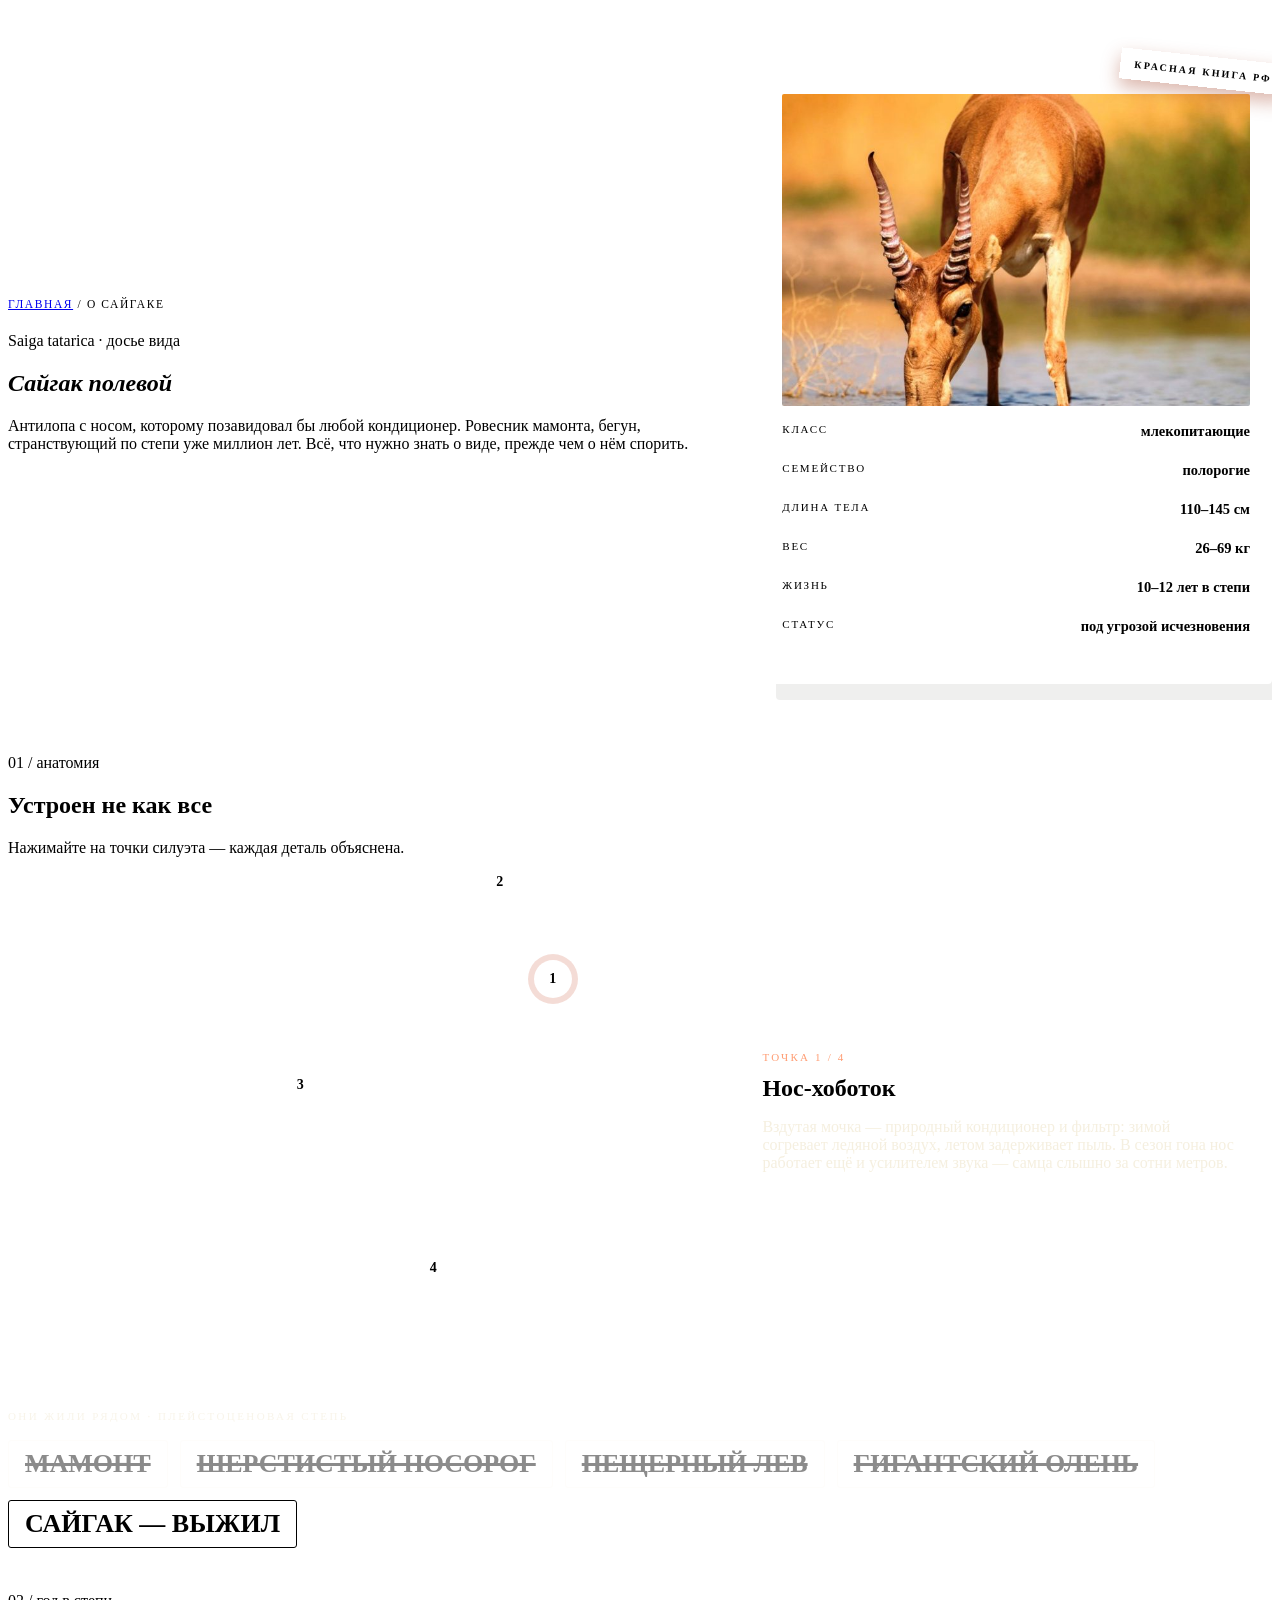
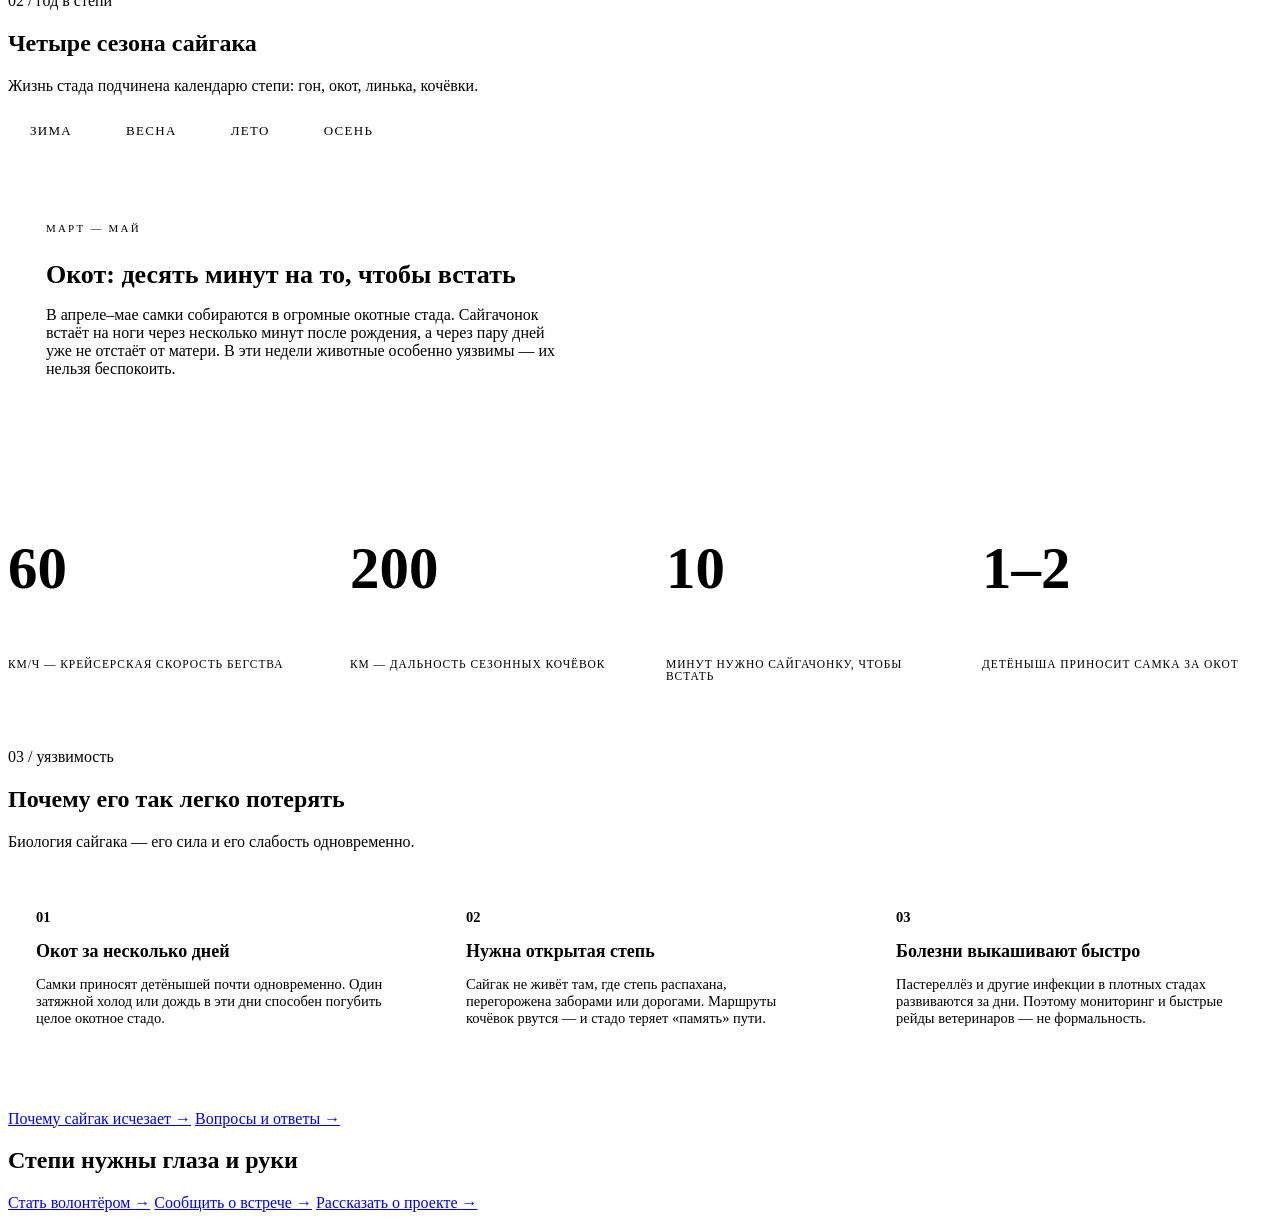
<file: site/saiga.html>
<!--#set var="PAGE" value="saiga" -->
<!--#set var="TITLE" value="О сайгаке — досье вида | Сайгак: сохранить степь" -->
<!--#set var="DESC" value="Досье сайгака: анатомия, сезонный календарь, числовые факты и уязвимости вида. Некоммерческий проект о сохранении сайгака в Калмыкии." -->
<!--#set var="NOINDEX" value="true" -->
<!--#set var="ISSUE" value="02" -->
<!--#set var="STATUS_TEXT" value="вып. 02 · досье вида" -->
<!--#set var="PAGE_PATH" value="/saiga.html" -->
<!--#include virtual="/partials/head.html" -->
<body>

<!--#include virtual="/partials/saiga-symbol.html" -->
<div class="noise" aria-hidden="true"></div>
<!--#include virtual="/partials/statusbar.html" -->
<!--#include virtual="/partials/header-nav.html" -->
<!--#include virtual="/partials/disclaimer.html" -->

<main>

<!-- ══ досье вида ══ -->
<section class="pg-open">
  <div class="wrap po-grid">
    <div>
      <p class="crumbs mono rv"><a href="index.html">главная</a> / о сайгаке</p>
      <p class="kicker mono rv">Saiga tatarica · досье вида</p>
      <h1 class="lm">
        <span class="ln"><i>Сайгак</i></span>
        <span class="ln"><i class="acc">полевой</i></span>
      </h1>
      <p class="lede rv d2">Антилопа с носом, которому позавидовал бы любой кондиционер. Ровесник мамонта, бегун, странствующий по степи уже миллион лет. Всё, что нужно знать о виде, прежде чем о нём спорить.</p>
    </div>
    <aside class="file rv d1" aria-label="Карточка вида">
      <div class="stamp mono">красная книга рф</div>
      <div class="file-img kb"><img src="img/saiga-portrait-field.jpg" width="735" height="592" alt="Сайгак крупным планом" decoding="async"></div>
      <dl class="file-rows">
        <div><dt>класс</dt><dd>млекопитающие</dd></div>
        <div><dt>семейство</dt><dd>полорогие</dd></div>
        <div><dt>длина тела</dt><dd>110–145 см</dd></div>
        <div><dt>вес</dt><dd>26–69 кг</dd></div>
        <div><dt>жизнь</dt><dd>10–12 лет в степи</dd></div>
        <div><dt>статус</dt><dd class="red">под угрозой исчезновения</dd></div>
      </dl>
    </aside>
  </div>
</section>

<!-- ══ анатомия ══ -->
<section class="sec" id="anatomy">
  <div class="wrap">
    <div class="shead">
      <span class="sindex mono">01 / анатомия</span>
      <h2 class="rv">Устроен не как все</h2>
      <p class="snote">Нажимайте на точки силуэта — каждая деталь объяснена.</p>
    </div>
    <div class="anat-grid">
      <div class="anat-stage rv">
        <svg class="anat-sil" viewBox="0 0 140 90" aria-hidden="true"><use href="#saiga"/></svg>
        <button class="spot active" style="left:82%;top:22%" data-part="nose" type="button" aria-label="Нос">1</button>
        <button class="spot" style="left:74%;top:2%"  data-part="horns" type="button" aria-label="Рога">2</button>
        <button class="spot" style="left:44%;top:44%" data-part="fur" type="button" aria-label="Шерсть">3</button>
        <button class="spot" style="left:64%;top:82%" data-part="gait" type="button" aria-label="Ход">4</button>
      </div>
      <div class="part-card rv d1" aria-live="polite">
        <p class="part-n mono" id="partNum">точка 1 / 4</p>
        <h3 id="partTitle">Нос-хоботок</h3>
        <p id="partText">Вздутая мочка — природный кондиционер и фильтр: зимой согревает ледяной воздух, летом задерживает пыль. В сезон гона нос работает ещё и усилителем звука — самца слышно за сотни метров.</p>
      </div>
    </div>
  </div>
</section>

<!-- ══ родство ══ -->
<section class="kin">
  <div class="wrap">
    <p class="kin-t mono rv">они жили рядом · плейстоценовая степь</p>
    <div class="kin-row rv d1">
      <span class="gone">мамонт</span>
      <span class="gone">шерстистый носорог</span>
      <span class="gone">пещерный лев</span>
      <span class="gone">гигантский олень</span>
      <span class="alive">сайгак — выжил</span>
    </div>
  </div>
</section>

<!-- ══ календарь года ══ -->
<section class="sec" id="year">
  <div class="wrap">
    <div class="shead">
      <span class="sindex mono">02 / год в степи</span>
      <h2 class="rv">Четыре сезона сайгака</h2>
      <p class="snote">Жизнь стада подчинена календарю степи: гон, окот, линька, кочёвки.</p>
    </div>
    <div class="season-tabs rv" role="tablist" aria-label="Сезоны">
      <button class="season" data-season="winter" type="button">Зима</button>
      <button class="season active" data-season="spring" type="button">Весна</button>
      <button class="season" data-season="summer" type="button">Лето</button>
      <button class="season" data-season="autumn" type="button">Осень</button>
    </div>
    <div class="season-panel rv" id="panel-winter" hidden>
      <p class="sp-m mono">декабрь — февраль</p>
      <h3>Время тихих кочёвок</h3>
      <p>Гон позади, самцы держатся особняком и восстанавливают силы. Стада ищут малоснежные пастбища и держатся ближе к подкормочным площадкам: в жестокие зимы именно подвоз сена решает, кто переживёт февраль.</p>
    </div>
    <div class="season-panel rv" id="panel-spring">
      <p class="sp-m mono">март — май</p>
      <h3>Окот: десять минут на то, чтобы встать</h3>
      <p>В апреле–мае самки собираются в огромные окотные стада. Сайгачонок встаёт на ноги через несколько минут после рождения, а через пару дней уже не отстаёт от матери. В эти недели животные особенно уязвимы — их нельзя беспокоить.</p>
    </div>
    <div class="season-panel rv" id="panel-summer" hidden>
      <p class="sp-m mono">июнь — август</p>
      <h3>Жара, линька и вода</h3>
      <p>Мех сменяется на лёгкий песчаный. Стада тянутся к водопоям и низинам, где сочнее трава. Лето — сезон риска: в жару стремительно развиваются инфекции, поэтому инспекторы ведут усиленный мониторинг.</p>
    </div>
    <div class="season-panel rv" id="panel-autumn" hidden>
      <p class="sp-m mono">сентябрь — ноябрь</p>
      <h3>Нагул и первые песни</h3>
      <p>Степь остывает, стада нагуливают жир и начинают предгоновые кочёвки. К ноябрю самцы собирают гаремы, и над степью разносится низкий «песенный» гул — это работает тот самый нос-резонатор.</p>
    </div>
  </div>
</section>

<!-- ══ числа ══ -->
<section class="nums">
  <div class="wrap nums-grid">
    <div class="num-i rv"><p class="n">60</p><p class="c mono">км/ч — крейсерская скорость бегства</p></div>
    <div class="num-i rv d1"><p class="n">200</p><p class="c mono">км — дальность сезонных кочёвок</p></div>
    <div class="num-i rv d2"><p class="n">10</p><p class="c mono">минут нужно сайгачонку, чтобы встать</p></div>
    <div class="num-i rv d3"><p class="n">1–2</p><p class="c mono">детёныша приносит самка за окот</p></div>
  </div>
</section>

<!-- ══ уязвимости ══ -->
<section class="sec" id="fragile">
  <div class="wrap">
    <div class="shead">
      <span class="sindex mono">03 / уязвимость</span>
      <h2 class="rv">Почему его так легко потерять</h2>
      <p class="snote">Биология сайгака — его сила и его слабость одновременно.</p>
    </div>
    <div class="vuln-grid">
      <article class="vuln rv">
        <p class="v-n">01</p>
        <h3>Окот за несколько дней</h3>
        <p>Самки приносят детёнышей почти одновременно. Один затяжной холод или дождь в эти дни способен погубить целое окотное стадо.</p>
      </article>
      <article class="vuln rv d1">
        <p class="v-n">02</p>
        <h3>Нужна открытая степь</h3>
        <p>Сайгак не живёт там, где степь распахана, перегорожена заборами или дорогами. Маршруты кочёвок рвутся — и стадо теряет «память» пути.</p>
      </article>
      <article class="vuln rv d2">
        <p class="v-n">03</p>
        <h3>Болезни выкашивают быстро</h3>
        <p>Пастереллёз и другие инфекции в плотных стадах развиваются за дни. Поэтому мониторинг и быстрые рейды ветеринаров — не формальность.</p>
      </article>
    </div>
    <div class="open-cta rv" style="margin-top:40px">
      <a class="btn red" href="decline.html" data-track="cta_decline_open">Почему сайгак исчезает <span class="a">→</span></a>
      <a class="btn" href="faq.html" data-track="cta_faq_all">Вопросы и ответы <span class="a">→</span></a>
    </div>
  </div>
</section>

<!-- ═ CTA ══ -->
<section class="cta-band">
  <div class="wrap cta-in">
    <h2 class="rv">Степи нужны глаза и руки</h2>
    <div class="cta-actions rv d1">
      <a class="cta-a" href="help.html#volunteer" data-track="cta_volunteer">Стать волонтёром <span class="a">→</span></a>
      <a class="cta-a" href="help.html#sighting" data-track="cta_sighting">Сообщить о встрече <span class="a">→</span></a>
      <a class="cta-a" href="help.html#share" data-track="cta_share">Рассказать о проекте <span class="a">→</span></a>
    </div>
  </div>
</section>

</main>

<!--#include virtual="/partials/footer.html" -->
<!--#include virtual="/partials/analytics.html" -->
<style>
/* ── страница «О сайгаке» ─────────────────────────────── */
.pg-open{padding:64px 0 70px;border-bottom:1px solid var(--line);overflow:hidden}
.po-grid{display:grid;grid-template-columns:1.15fr .85fr;gap:60px;align-items:center}
.crumbs{font-size:11.5px;letter-spacing:.14em;text-transform:uppercase;color:var(--ink-soft);margin-bottom:22px}
.crumbs a{border-bottom:1px solid var(--red);transition:.2s}
.crumbs a:hover{color:var(--red)}

/* карточка-досье */
.file{background:var(--paper2);border:1.5px solid var(--ink);border-radius:4px;padding:22px;position:relative;box-shadow:16px 16px 0 rgba(37,31,22,.07)}
.file-img{aspect-ratio:3/2;overflow:hidden;border:1px solid var(--line);border-radius:2px}
.file-img img{width:100%;height:100%;object-fit:cover}
.file-rows{margin-top:6px}
.file-rows>div{display:flex;justify-content:space-between;gap:16px;padding:11px 0;border-bottom:1px dashed var(--line)}
.file-rows>div:last-child{border-bottom:0}
.file-rows dt{font-family:var(--mono);font-size:11px;letter-spacing:.16em;text-transform:uppercase;color:var(--ink-soft)}
.file-rows dd{font-weight:600;font-size:14.5px}
.file-rows dd.red{color:var(--red)}
.stamp{position:absolute;top:-16px;right:-14px;z-index:2;background:var(--red);color:var(--cream);font-size:10px;font-weight:600;letter-spacing:.22em;text-transform:uppercase;padding:10px 14px;transform:rotate(6deg);box-shadow:0 8px 18px rgba(156,51,23,.35)}

/* анатомия */
.anat-grid{display:grid;grid-template-columns:1.1fr .9fr;gap:56px;align-items:center}
.anat-stage{position:relative;background:var(--paper2);border:1px solid var(--line);border-radius:4px;padding:8% 6%}
.anat-sil{width:100%;height:auto;fill:var(--ink);color:var(--ink);opacity:.92}
.spot{position:absolute;width:38px;height:38px;border-radius:50%;border:2px solid var(--red);background:var(--paper);color:var(--red);font-family:var(--mono);font-weight:600;font-size:14px;cursor:pointer;transition:.25s;transform:translate(-50%,-50%)}
.spot:hover{transform:translate(-50%,-50%) scale(1.12)}
.spot.active{background:var(--red);color:var(--cream);box-shadow:0 0 0 6px rgba(194,64,29,.18)}
.part-card{background:var(--dusk);color:var(--cream);border-radius:4px;padding:32px 34px}
.part-n{font-size:11px;letter-spacing:.2em;text-transform:uppercase;color:#ff9c72}
.part-card h3{font-family:var(--disp);font-weight:700;font-size:24px;margin:12px 0 14px}
.part-card p:last-child{color:rgba(242,233,212,.75)}

/* родство */
.kin{background:var(--ink);color:var(--cream);padding:44px 0}
.kin-t{font-size:11px;letter-spacing:.22em;text-transform:uppercase;color:rgba(242,233,212,.5);margin-bottom:18px}
.kin-row{display:flex;gap:12px;flex-wrap:wrap}
.kin-row span{font-family:var(--disp);font-weight:700;text-transform:uppercase;font-size:clamp(15px,2.2vw,26px);padding:8px 16px;border:1px solid rgba(242,233,212,.2);border-radius:3px}
.kin-row .gone{text-decoration:line-through;text-decoration-color:var(--red);text-decoration-thickness:3px;opacity:.45}
.kin-row .alive{background:var(--red);border-color:var(--red)}

/* сезоны */
.season-tabs{display:flex;gap:10px;flex-wrap:wrap;margin-bottom:26px}
.season{font-family:var(--mono);font-size:13px;letter-spacing:.1em;text-transform:uppercase;padding:12px 22px;border:1.5px solid var(--line);background:transparent;border-radius:3px;color:var(--ink-soft);transition:.25s;cursor:pointer}
.season:hover{border-color:var(--ink);color:var(--ink)}
.season.active{background:var(--ink);border-color:var(--ink);color:var(--paper)}
.season-panel{background:var(--paper2);border:1px solid var(--line);border-left:4px solid var(--red);border-radius:4px;padding:34px 38px;max-width:820px;animation:fadeIn .45s ease}
@keyframes fadeIn{from{opacity:0;transform:translateY(10px)}to{opacity:1;transform:none}}
.sp-m{font-size:11px;letter-spacing:.2em;text-transform:uppercase;color:var(--red);margin-bottom:10px}
.season-panel h3{font-family:var(--disp);font-weight:700;font-size:clamp(19px,2.4vw,26px);margin-bottom:12px}
.season-panel p:last-child{color:var(--ink-soft);max-width:64ch}

/* числа */
.nums{background:var(--paper2);border-block:1px solid var(--line)}
.nums-grid{display:grid;grid-template-columns:repeat(4,1fr);padding:54px 0}
.num-i{padding:0 26px;border-right:1px solid var(--line)}
.num-i:first-child{padding-left:0}
.num-i:last-child{border-right:0}
.num-i .n{font-family:var(--disp);font-weight:900;font-size:clamp(38px,4.6vw,62px);color:var(--red);line-height:1}
.num-i .c{font-size:11.5px;letter-spacing:.08em;text-transform:uppercase;color:var(--ink-soft);margin-top:12px}

/* уязвимости */
.vuln-grid{display:grid;grid-template-columns:repeat(3,1fr);gap:26px}
.vuln{border:1px solid var(--line);border-radius:4px;padding:28px;background:var(--paper);transition:transform .3s,box-shadow .3s}
.vuln:hover{transform:translateY(-6px);box-shadow:0 16px 34px rgba(37,31,22,.12)}
.v-n{font-family:var(--disp);font-weight:900;font-size:30px;color:var(--red)}
.vuln h3{font-family:var(--disp);font-weight:700;font-size:18px;margin:12px 0 10px}
.vuln p{font-size:14.5px;color:var(--ink-soft)}

@media (max-width:960px){
  .po-grid,.anat-grid{grid-template-columns:1fr;gap:44px}
  .vuln-grid{grid-template-columns:1fr}
  .nums-grid{grid-template-columns:1fr 1fr;gap:34px 0}
  .num-i:nth-child(2){border-right:0}
  .num-i:nth-child(3){padding-left:0}
  .season-panel{padding:26px}
}
</style>
<script>
/* анатомия: точки на силуэте */
const PARTS = {
  nose:  ['Нос-хоботок', 'Вздутая мочка — природный кондиционер и фильтр: зимой согревает ледяной воздух, летом задерживает пыль. В сезон гона нос работает ещё и усилителем звука — самца слышно за сотни метров.'],
  horns: ['Рога', 'Носить рога — привилегия самцов: полупрозрачные, лировидные, с кольцевыми валиками. Именно рог стал причиной браконьерской катастрофы: спрос на него в восточной медицине едва не уничтожил вид.'],
  fur:   ['Шерсть', 'Линяет дважды в год. Летом — лёгкий песчаный мех, к зиме — густой, плотный, с тёплым подшёрстком: степь не прощает морозов до −30 °С.'],
  gait:  ['Ход и ноги', 'Сайгак — иноходец: на бегу выносит вперёд обе ноги одного бока. Отсюда знаменитая «утиная» посадка и удивительная экономичность хода на скорости до 60 км/ч.']
};
const ORDER = ['nose', 'horns', 'fur', 'gait'];
document.querySelectorAll('.spot').forEach(function (btn) {
  btn.addEventListener('click', function () {
    document.querySelectorAll('.spot').forEach(b => b.classList.remove('active'));
    btn.classList.add('active');
    const key = btn.dataset.part;
    document.getElementById('partNum').textContent = 'точка ' + (ORDER.indexOf(key) + 1) + ' / 4';
    document.getElementById('partTitle').textContent = PARTS[key][0];
    document.getElementById('partText').textContent = PARTS[key][1];
    track('anatomy_open', { part: key });
  });
});

/* сезоны */
document.querySelectorAll('.season').forEach(function (btn) {
  btn.addEventListener('click', function () {
    document.querySelectorAll('.season').forEach(b => b.classList.remove('active'));
    document.querySelectorAll('.season-panel').forEach(p => p.hidden = true);
    btn.classList.add('active');
    document.getElementById('panel-' + btn.dataset.season).hidden = false;
    track('season_open', { season: btn.dataset.season });
  });
});
</script>
</body>
</html>
</file>
